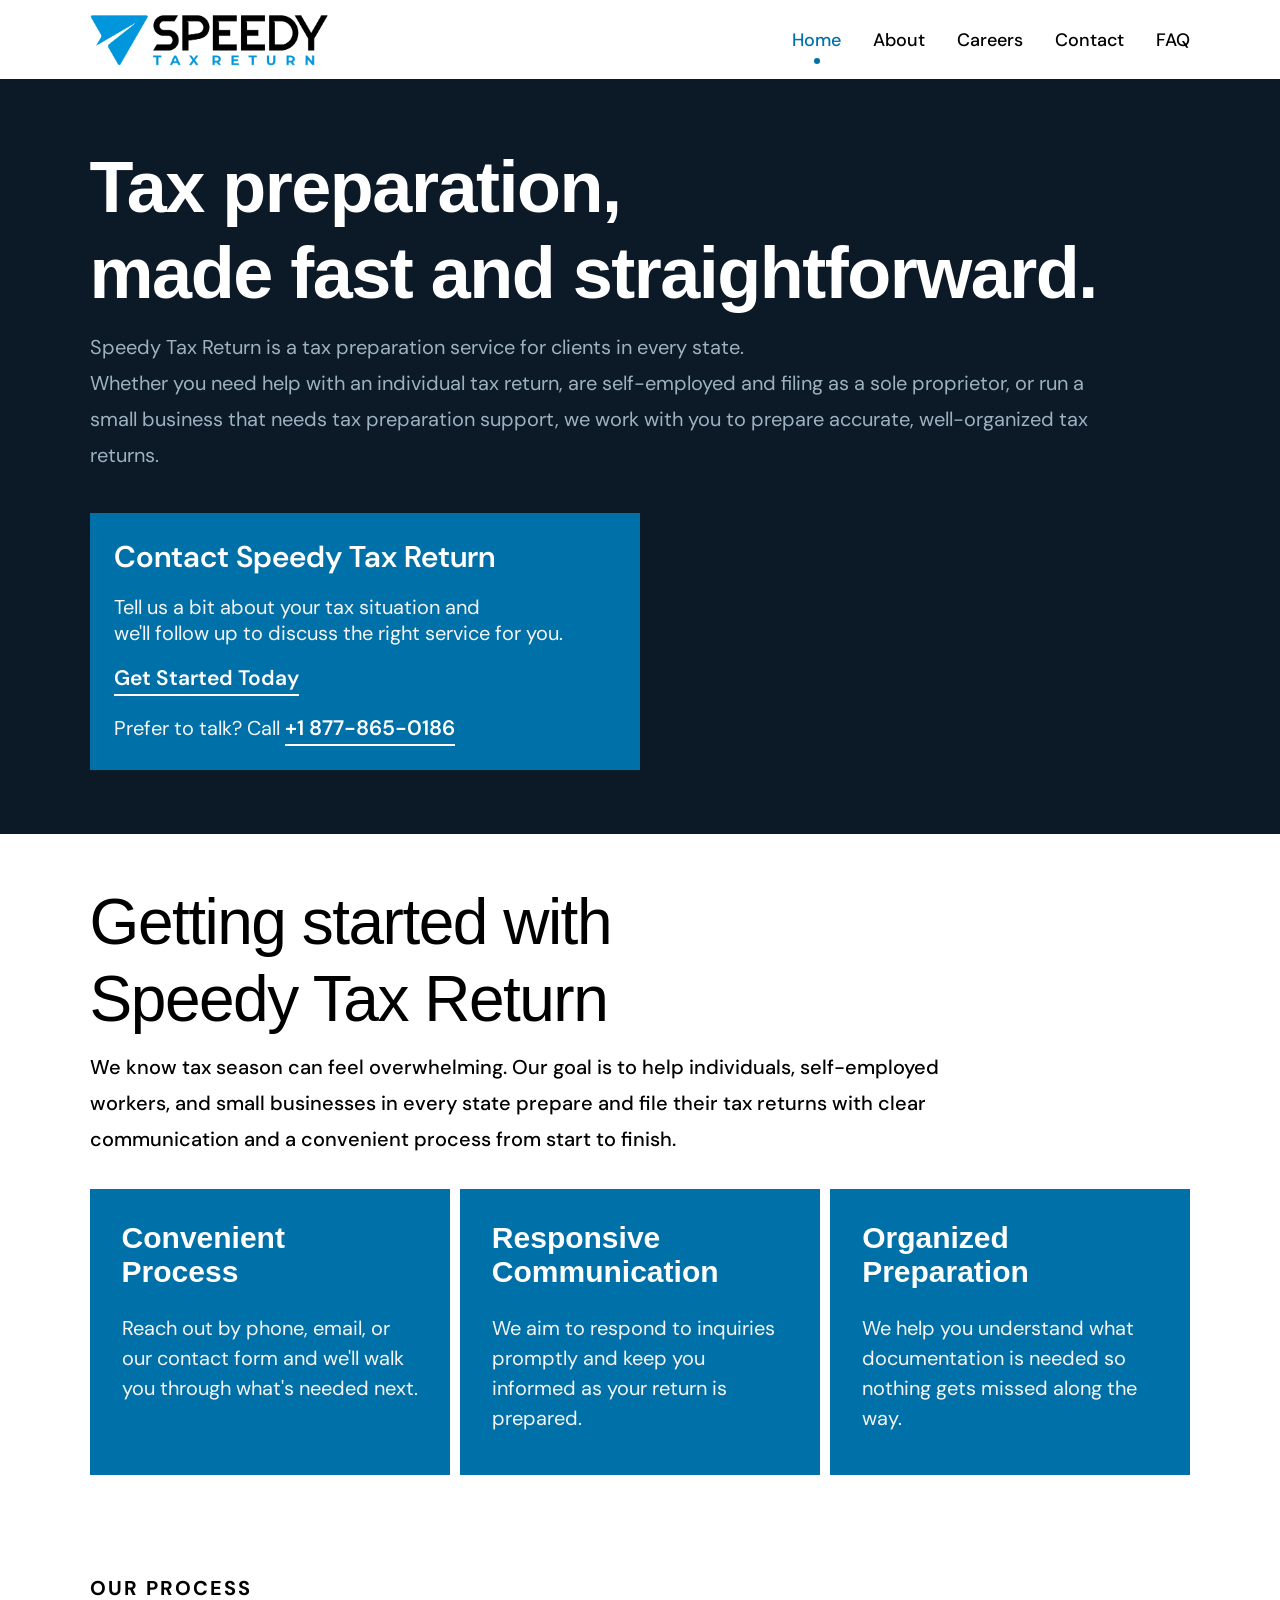
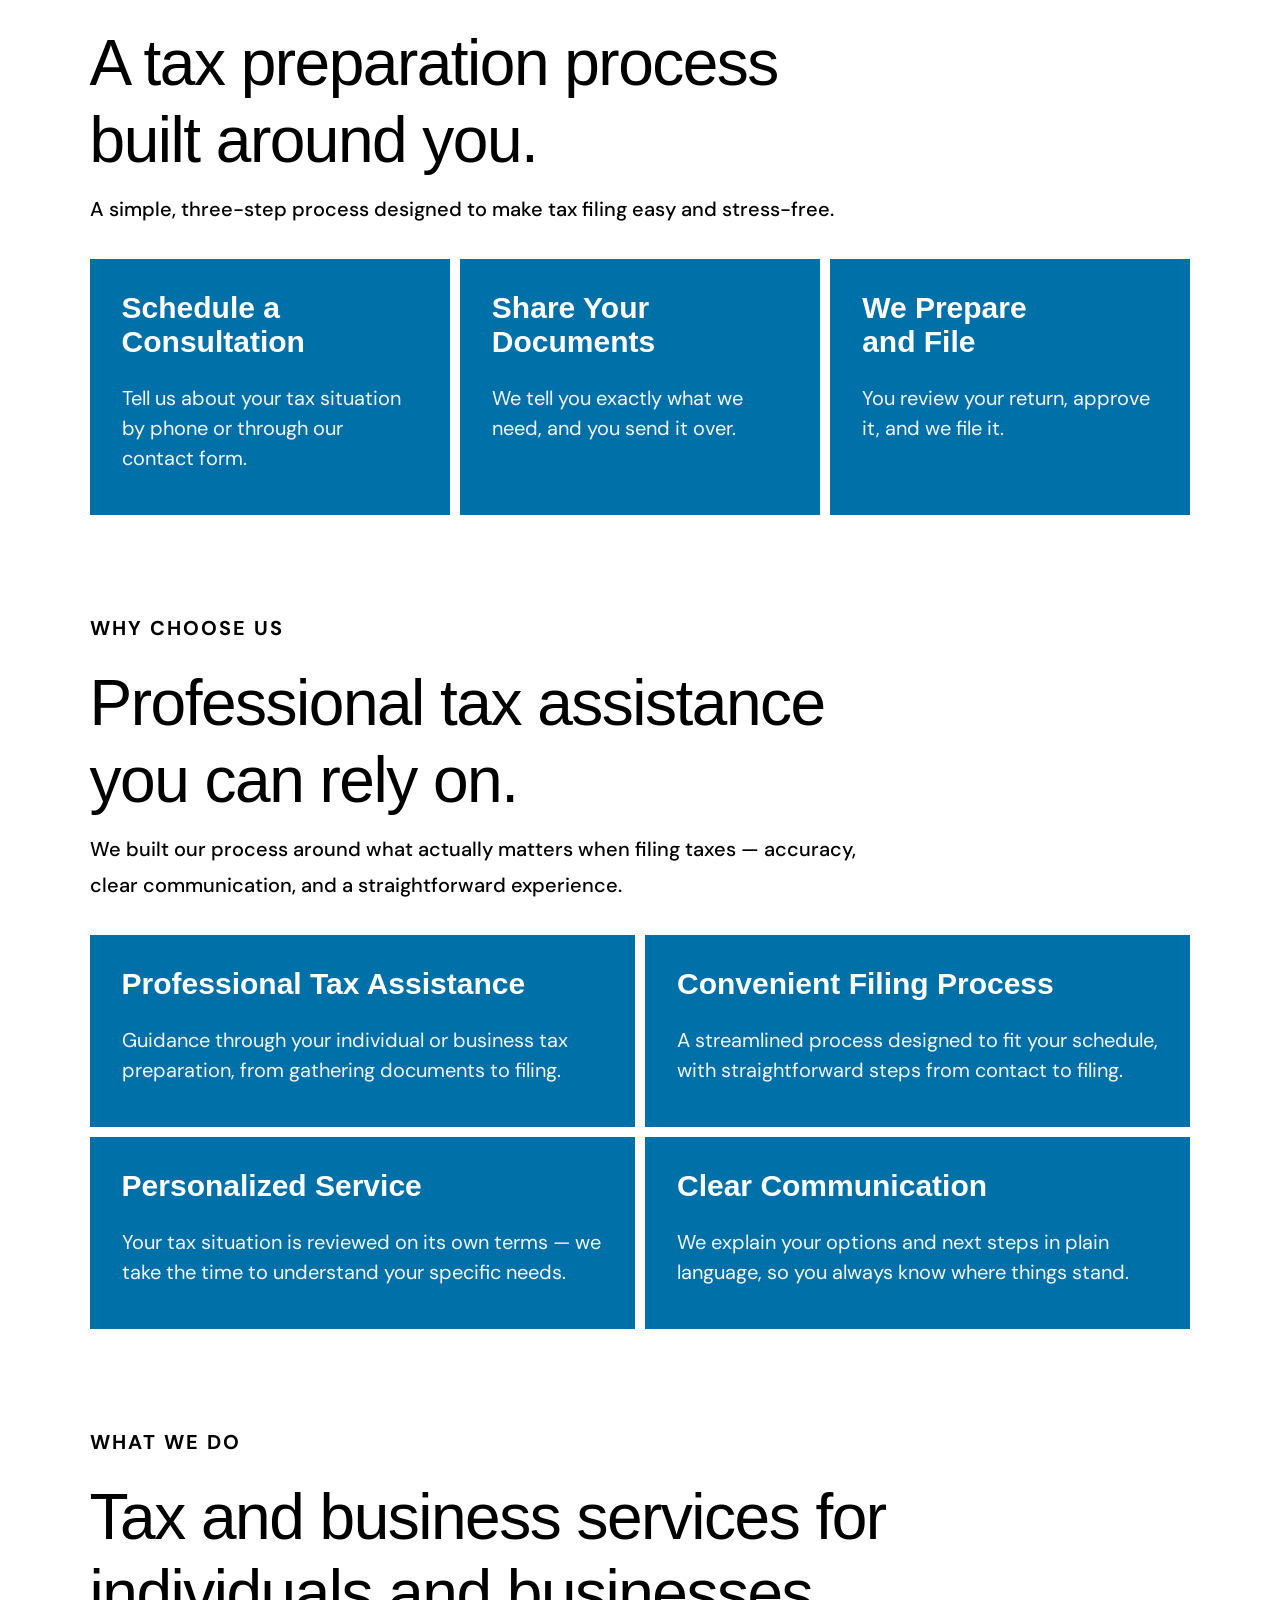
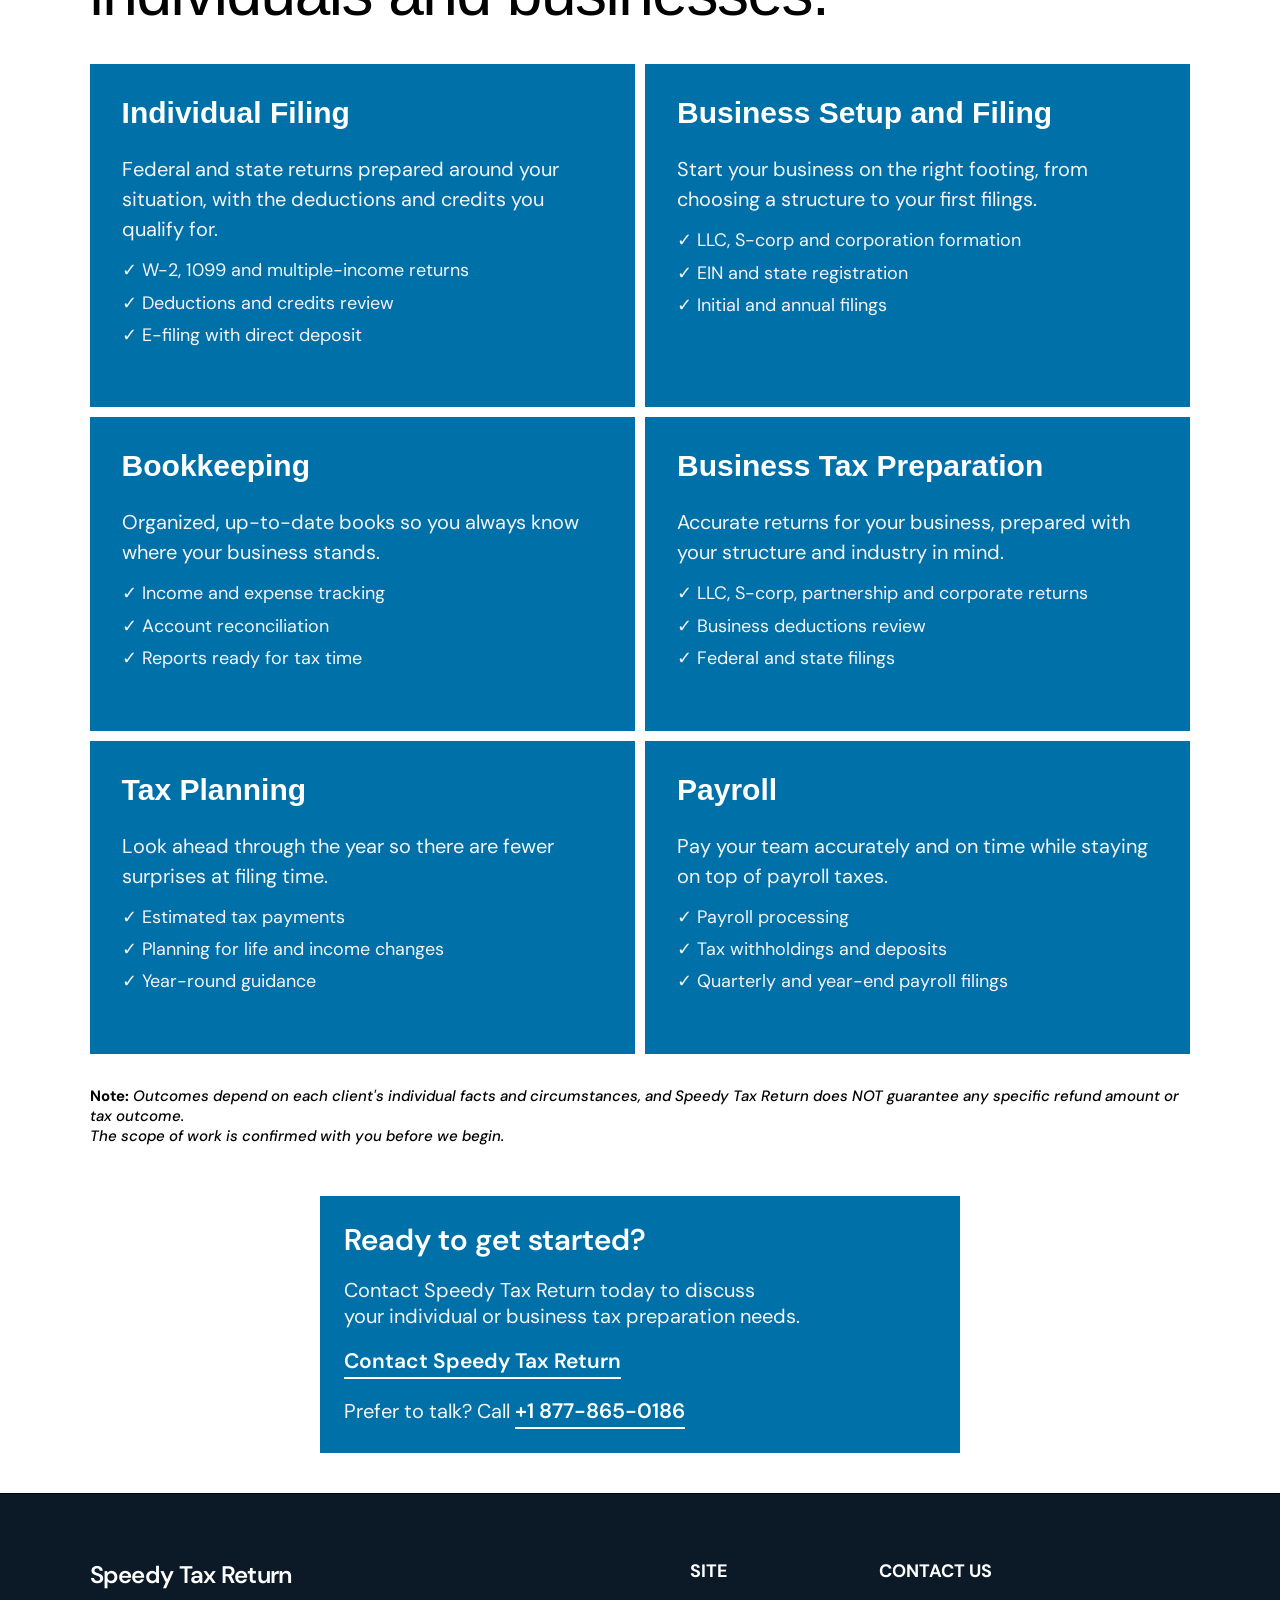
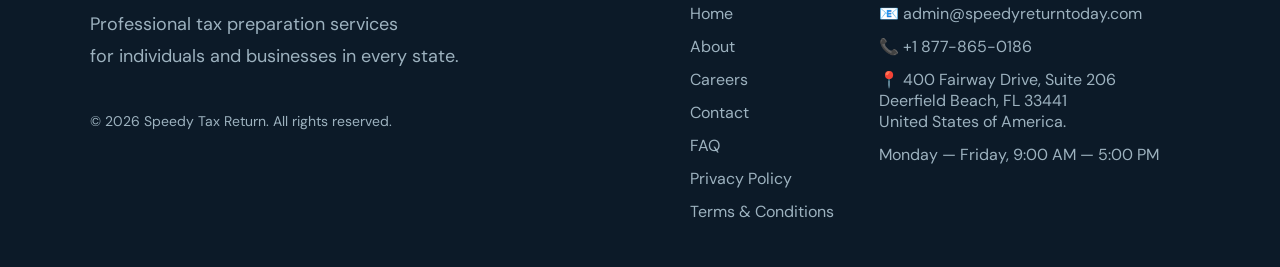
<file: index.html>
<!DOCTYPE html>
<html lang="en">
<head>
    <meta charset="UTF-8">
    <meta name="viewport" content="width=device-width, initial-scale=1.0">

    <title>Speedy Tax Return</title>

    <link rel="preconnect" href="https://fonts.googleapis.com">
    <link rel="preconnect" href="https://fonts.gstatic.com" crossorigin>
    <link href="https://fonts.googleapis.com/css2?family=DM+Sans:wght@400;500;600;700&family=Playfair+Display:wght@400;500;600&display=swap" rel="stylesheet">

    <link rel="stylesheet" href="css/style.css">
</head>

<body>

<!-- HEADER -->
<header class="header">
    <!-- <a href="index.html" class="brand">Speedy Tax Return</a> -->
    <img src="logo.png" class="logo">
    <nav class="navigation">
        <a href="index.html" class="active">Home</a>
        <a href="about.html">About</a>
        <a href="careers.html">Careers</a>
        <a href="contact.html">Contact</a>
        <a href="faq.html">FAQ</a>
    </nav>
</header>


<!-- HOMEPAGE INTRO HERO -->
<main>
    <section class="hero">
        <div class="hero-content">
            <h1>
                Tax preparation, <br>made fast and straightforward.
            </h1>

            <p>
                Speedy Tax Return is a tax preparation service for clients in every state.<br>Whether you need help with an individual tax return, are self-employed and filing as a sole proprietor, or run a small business that needs tax preparation support, we work with you to prepare accurate, well-organized tax returns.
            </p>
        
            <section class="info-card">
                <h2>Contact Speedy Tax Return</h2>
                <p>
                    Tell us a bit about your tax situation and<br>we'll follow up to discuss the right service for you.
                </p>
            
                <a href="contact.html" class="text-link">Get Started Today</a>
                <br>
                Prefer to talk? Call <a class="text-link" href="tel:+18778650186">+1 877-865-0186</a>
            </section>
        </div>
    </section>
</main>



<main>
    <!-- INTRO -->
    <section class="intro-hero">
        <h1>
            Getting started with<br>Speedy Tax Return
        </h1>
        <p>
            We know tax season can feel overwhelming. Our goal is to help individuals, self-employed workers, and small businesses in every state prepare and file their tax returns with clear communication and a convenient process from start to finish.
        </p>

        <section class="intro-services-section">
                <div class="services-grid">

                    <article class="service-card">
                        <span class="service-number"></span>
                        <h3>Convenient<br>Process</h3>
                        <p>
                            Reach out by phone, email, or our contact form and we'll walk you through what's needed next.
                        </p>
                    </article>

                    <article class="service-card">
                        <span class="service-number"></span>
                        <h3>Responsive Communication</h3>
                        <p>
                            We aim to respond to inquiries promptly and keep you informed as your return is prepared.
                        </p>
                    </article>

                    <article class="service-card">
                        <span class="service-number"></span>
                        <h3>Organized<br>Preparation</h3>
                        <p>
                            We help you understand what documentation is needed so nothing gets missed along the way.
                        </p>
                    </article>

                </div>
        </section>
    </section>


    <!-- OUR PROCESS -->
    <section class="intro-hero">
        <span class="eyebrow">OUR PROCESS</span>
        <h1>
            A tax preparation process<br>built around you.
        </h1>
        <p>
            A simple, three-step process designed to make tax filing easy and stress-free.
        </p>

        <!-- SERVICES -->
        <section class="intro-services-section">
                <div class="services-grid">

                    <article class="service-card">
                        <span class="service-number"></span>
                        <h3>Schedule a Consultation</h3>
                        <p>
                            Tell us about your tax situation by phone or through our contact form.
                        </p>
                    </article>

                    <article class="service-card">
                        <span class="service-number"></span>
                        <h3>Share Your Documents</h3>
                        <p>
                            We tell you exactly what we need, and you send it over.
                        </p>
                    </article>

                    <article class="service-card">
                        <span class="service-number"></span>
                        <h3>We Prepare<br>and File</h3>
                        <p>
                            You review your return, approve it, and we file it.
                        </p>
                    </article>

                </div>
        </section>
    </section>


    <!-- WHY CHOOSE US -->
    <section class="intro-hero">
        <span class="eyebrow">WHY CHOOSE US</span>
        <h1>
            Professional tax assistance <br>you can rely on.
        </h1>
        <p>
            We built our process around what actually matters when filing taxes — accuracy,<br>clear communication, and a straightforward experience.
        </p>

        <!-- SERVICES -->
        <section class="intro-services-section">
                <div class="services-grid" id="services">

                    <article class="service-card">
                        <span class="service-number"></span>
                        <h3>Professional Tax Assistance</h3>
                        <p>
                            Guidance through your individual or business tax preparation, from gathering documents to filing.
                        </p>
                    </article>

                    <article class="service-card">
                        <span class="service-number"></span>
                        <h3>Convenient Filing Process</h3>
                        <p>
                            A streamlined process designed to fit your schedule, with straightforward steps from contact to filing.
                        </p>
                    </article>

                    <article class="service-card">
                        <span class="service-number"></span>
                        <h3>Personalized Service</h3>
                        <p>
                            Your tax situation is reviewed on its own terms — we take the time to understand your specific needs.
                        </p>
                    </article>

                    <article class="service-card">
                        <span class="service-number"></span>
                        <h3>Clear Communication</h3>
                        <p>
                            We explain your options and next steps in plain language, so you always know where things stand.
                        </p>
                    </article>

                </div>
        </section>
    </section>



    <!-- WHAT WE DO -->
    <section class="intro-hero">
        <span class="eyebrow">WHAT WE DO</span>
        <h1>
            Tax and business services for <br>individuals and businesses.
        </h1>
        <p>

        </p>

        <!-- SERVICES -->
        <section class="intro-services-section">
                <div class="services-grid" id="services">

                    <article class="service-card">
                        <span class="service-number"></span>
                        <h3>Individual Filing</h3>
                        <p>
                            Federal and state returns prepared around your situation, with the deductions and credits you qualify for.
                            <li>W-2, 1099 and multiple-income returns</li>
                            <li>Deductions and credits review</li>
                            <li>E-filing with direct deposit</li>
                        </p>
                    </article>

                    <article class="service-card">
                        <span class="service-number"></span>
                        <h3>Business Setup and Filing</h3>
                        <p>
                            Start your business on the right footing, from choosing a structure to your first filings.
                            <li>LLC, S-corp and corporation formation</li>
                            <li>EIN and state registration</li>
                            <li>Initial and annual filings</li>
                        </p>
                    </article>

                    <article class="service-card">
                        <span class="service-number"></span>
                        <h3>Bookkeeping</h3>
                        <p>
                            Organized, up-to-date books so you always know where your business stands.
                            <li>Income and expense tracking</li>
                            <li>Account reconciliation</li>
                            <li>Reports ready for tax time</li>
                        </p>
                    </article>

                    <article class="service-card">
                        <span class="service-number"></span>
                        <h3>Business Tax Preparation</h3>
                        <p>
                            Accurate returns for your business, prepared with your structure and industry in mind.
                            <li>LLC, S-corp, partnership and corporate returns</li>
                            <li>Business deductions review</li>
                            <li>Federal and state filings</li>
                      </p>
                    </article>

                    <article class="service-card">
                        <span class="service-number"></span>
                        <h3>Tax Planning</h3>
                        <p>
                            Look ahead through the year so there are fewer surprises at filing time.
                            <li>Estimated tax payments</li>
                            <li>Planning for life and income changes</li>
                            <li>Year-round guidance</li>
                        </p>
                    </article>

                    <article class="service-card">
                        <span class="service-number"></span>
                        <h3>Payroll</h3>
                        <p>
                            Pay your team accurately and on time while staying on top of payroll taxes.
                            <li>Payroll processing</li>
                            <li>Tax withholdings and deposits</li>
                            <li>Quarterly and year-end payroll filings</li>
                        </p>
                    </article>

                </div>
        </section>
        <div class="service-disclaimer">
            <p>
                <strong>Note:</strong> <em>Outcomes depend on each client's individual facts and circumstances, and Speedy Tax Return does NOT guarantee any specific refund amount or tax outcome.<br>The scope of work is confirmed with you before we begin.</em>
            </p>
        </div>
    </section>


    <!-- CONTACT INFO -->
    <section class="info-card" id="service-info-card">
        <h2>Ready to get started?</h2>
        <p>
            Contact Speedy Tax Return today to discuss<br>your individual or business tax preparation needs.
        </p>

        <a href="contact.html" class="text-link">Contact Speedy Tax Return</a>
        <br>
        Prefer to talk? Call <a class="text-link" href="tel:+18778650186">+1 877-865-0186</a>
    </section>

</main>


<!-- FOOTER -->
<footer class="footer" id="footer">  
    <div class="footer-brand">  
        <a href="index.html" class="footer-company">
            Speedy Tax Return
        </a>

        <p>
            Professional tax preparation services<br>for individuals and businesses in every state.
        </p>

        <span class="copyright">
            © 2026 Speedy Tax Return. All rights reserved.
        </span>
    </div>

    <div class="footer-columns">
        <div class="footer-column">
            <h3>SITE</h3>
            <a href="index.html">Home</a>
            <a href="about.html">About</a>
            <a href="careers.html">Careers</a>
            <a href="contact.html">Contact</a>
            <a href="faq.html">FAQ</a>
            <a href="privacy.html">Privacy Policy</a>
            <a href="TandC.html">Terms & Conditions</a>
        </div>

        <div class="footer-column">
            <h3>CONTACT US</h3>
            <a href="mailto:admin@speedyreturntoday.com">📧 admin@speedyreturntoday.com</a>
            <a href="tel:+18778650186">📞 +1 877-865-0186</a>
            <p>📍 400 Fairway Drive, Suite 206<br>Deerfield Beach, FL 33441<br>United States of America.</p>
            <p>Monday — Friday, 9:00 AM — 5:00 PM</p>
        </div>
    </div>
</footer>


</body>
</html>
</file>
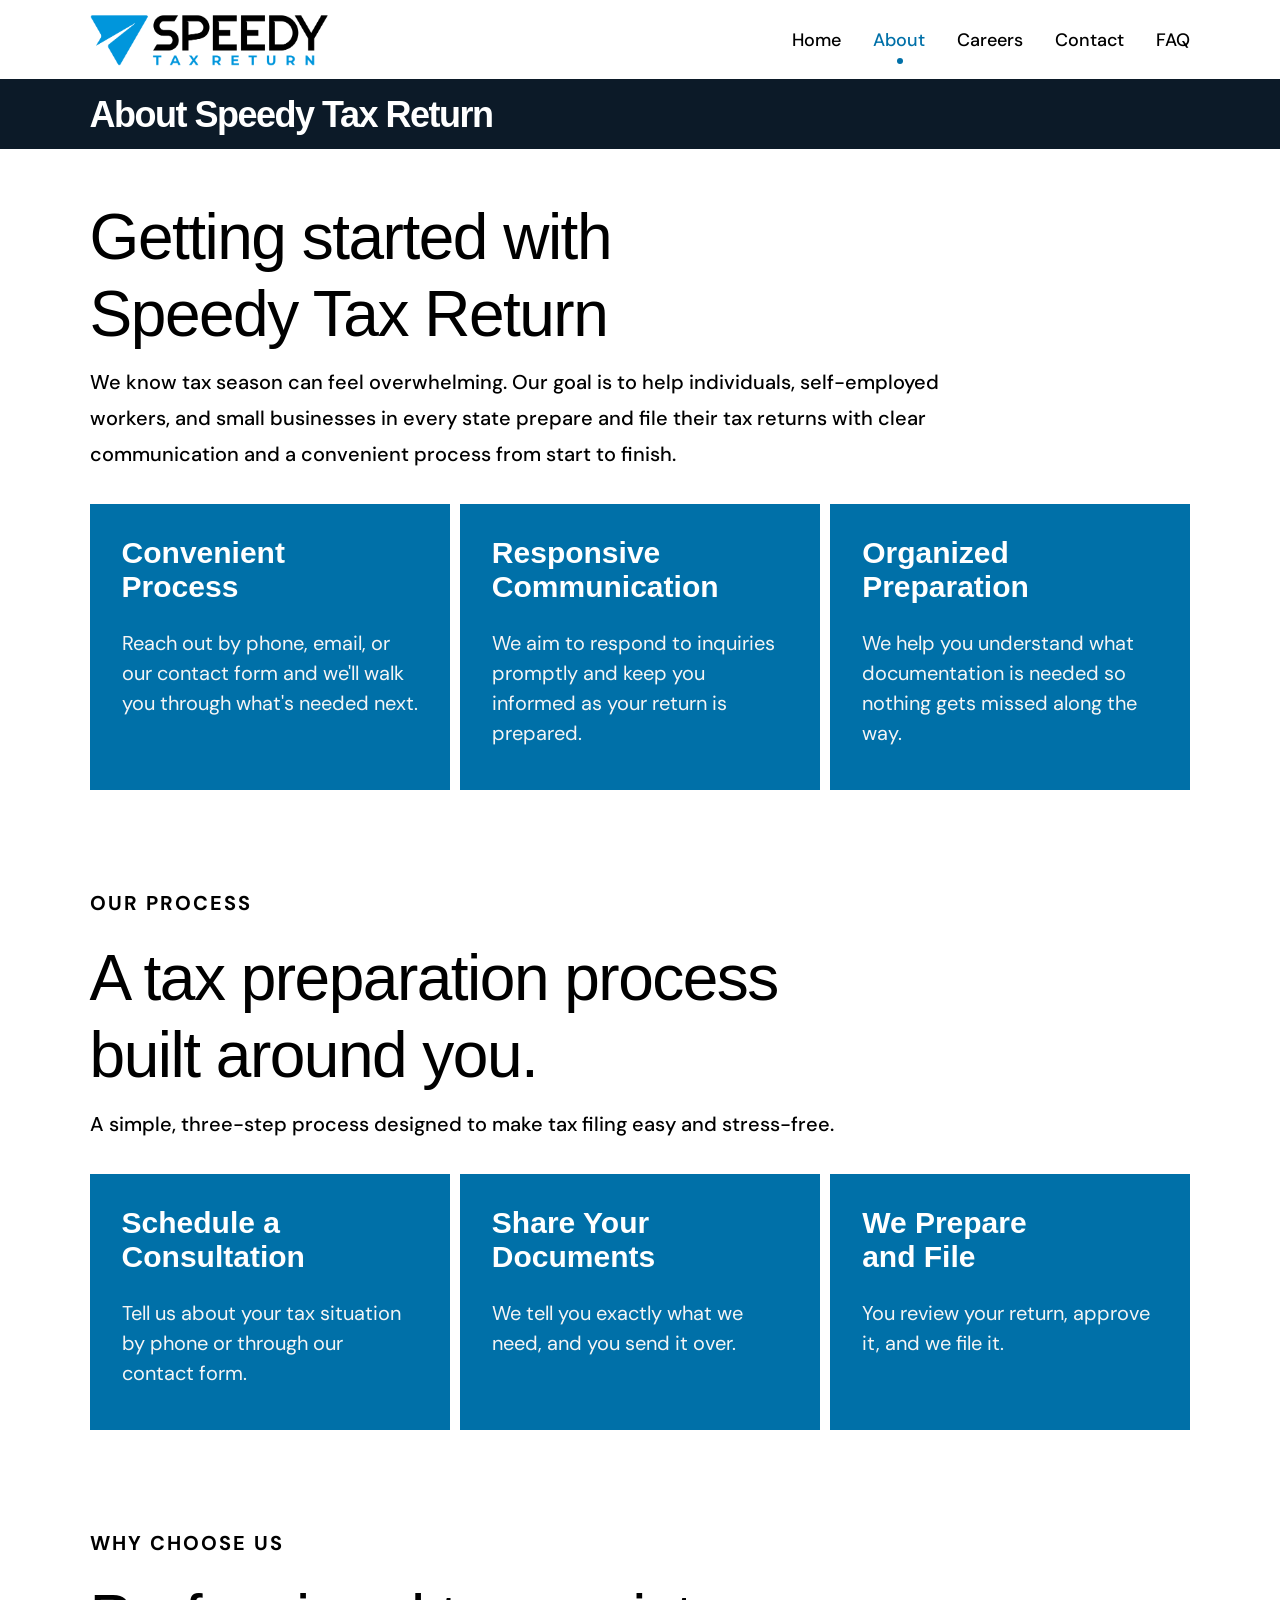
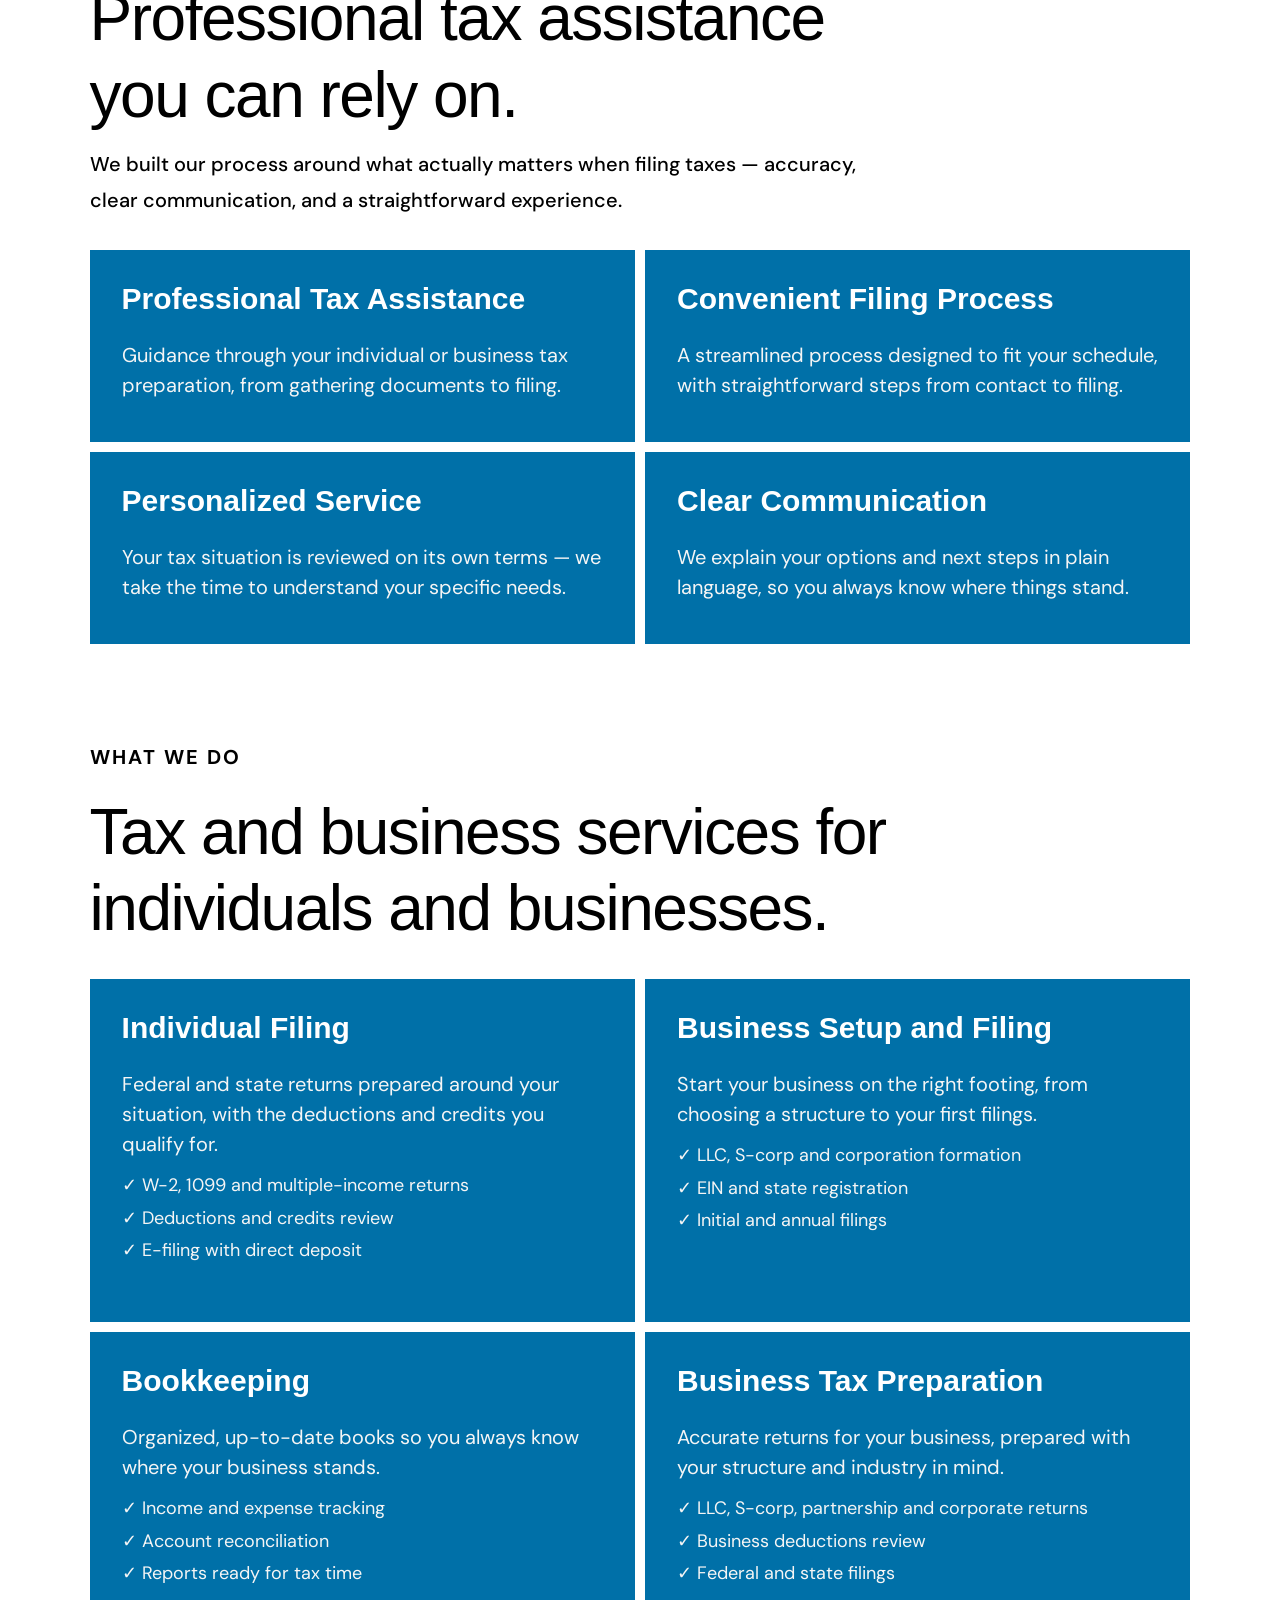
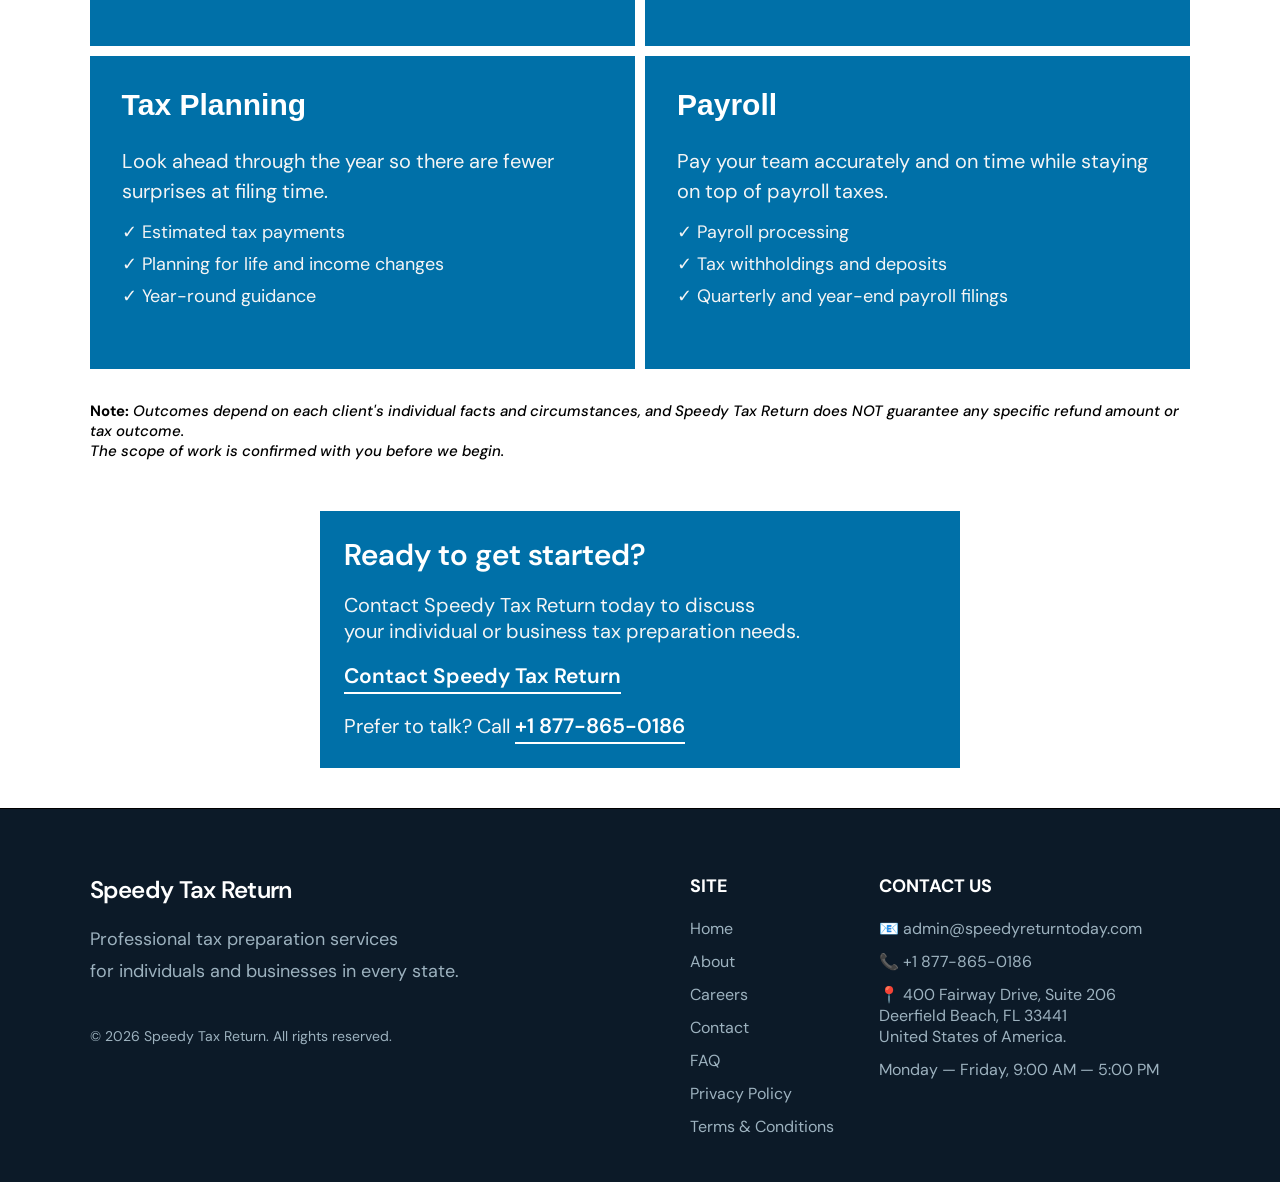
<file: about.html>
<!DOCTYPE html>
<html lang="en">
<head>
    <meta charset="UTF-8">
    <meta name="viewport" content="width=device-width, initial-scale=1.0">

    <title>Speedy Tax Return</title>

    <link rel="preconnect" href="https://fonts.googleapis.com">
    <link rel="preconnect" href="https://fonts.gstatic.com" crossorigin>
    <link href="https://fonts.googleapis.com/css2?family=DM+Sans:wght@400;500;600;700&family=Playfair+Display:wght@400;500;600&display=swap" rel="stylesheet">

    <link rel="stylesheet" href="css/style.css">
</head>

<body>

<!-- HEADER -->
<header class="header">
    <!-- <a href="index.html" class="brand">Speedy Tax Return</a> -->
    <img src="logo.png" class="logo">
    <nav class="navigation">
        <a href="index.html">Home</a>
        <a href="about.html" class="active">About</a>
        <a href="careers.html">Careers</a>
        <a href="contact.html">Contact</a>
        <a href="faq.html">FAQ</a>
    </nav>
</header>


<main>
    <section class="hero" id="page-heading">
        <h1>
            About Speedy Tax Return
        </h1>
    </section>
</main>


<main>
    <!-- INTRO -->
    <section class="intro-hero">
        <h1>
            Getting started with<br>Speedy Tax Return
        </h1>
        <p>
            We know tax season can feel overwhelming. Our goal is to help individuals, self-employed workers, and small businesses in every state prepare and file their tax returns with clear communication and a convenient process from start to finish.
        </p>

        <section class="intro-services-section">
                <div class="services-grid">

                    <article class="service-card">
                        <span class="service-number"></span>
                        <h3>Convenient<br>Process</h3>
                        <p>
                            Reach out by phone, email, or our contact form and we'll walk you through what's needed next.
                        </p>
                    </article>

                    <article class="service-card">
                        <span class="service-number"></span>
                        <h3>Responsive Communication</h3>
                        <p>
                            We aim to respond to inquiries promptly and keep you informed as your return is prepared.
                        </p>
                    </article>

                    <article class="service-card">
                        <span class="service-number"></span>
                        <h3>Organized<br>Preparation</h3>
                        <p>
                            We help you understand what documentation is needed so nothing gets missed along the way.
                        </p>
                    </article>

                </div>
        </section>
    </section>


    <!-- OUR PROCESS -->
    <section class="intro-hero">
        <span class="eyebrow">OUR PROCESS</span>
        <h1>
            A tax preparation process<br>built around you.
        </h1>
        <p>
            A simple, three-step process designed to make tax filing easy and stress-free.
        </p>

        <!-- SERVICES -->
        <section class="intro-services-section">
                <div class="services-grid">

                    <article class="service-card">
                        <span class="service-number"></span>
                        <h3>Schedule a Consultation</h3>
                        <p>
                            Tell us about your tax situation by phone or through our contact form.
                        </p>
                    </article>

                    <article class="service-card">
                        <span class="service-number"></span>
                        <h3>Share Your Documents</h3>
                        <p>
                            We tell you exactly what we need, and you send it over.
                        </p>
                    </article>

                    <article class="service-card">
                        <span class="service-number"></span>
                        <h3>We Prepare<br>and File</h3>
                        <p>
                            You review your return, approve it, and we file it.
                        </p>
                    </article>

                </div>
        </section>
    </section>


    <!-- WHY CHOOSE US -->
    <section class="intro-hero">
        <span class="eyebrow">WHY CHOOSE US</span>
        <h1>
            Professional tax assistance <br>you can rely on.
        </h1>
        <p>
            We built our process around what actually matters when filing taxes — accuracy,<br>clear communication, and a straightforward experience.
        </p>

        <!-- SERVICES -->
        <section class="intro-services-section">
                <div class="services-grid" id="services">

                    <article class="service-card">
                        <span class="service-number"></span>
                        <h3>Professional Tax Assistance</h3>
                        <p>
                            Guidance through your individual or business tax preparation, from gathering documents to filing.
                        </p>
                    </article>

                    <article class="service-card">
                        <span class="service-number"></span>
                        <h3>Convenient Filing Process</h3>
                        <p>
                            A streamlined process designed to fit your schedule, with straightforward steps from contact to filing.
                        </p>
                    </article>

                    <article class="service-card">
                        <span class="service-number"></span>
                        <h3>Personalized Service</h3>
                        <p>
                            Your tax situation is reviewed on its own terms — we take the time to understand your specific needs.
                        </p>
                    </article>

                    <article class="service-card">
                        <span class="service-number"></span>
                        <h3>Clear Communication</h3>
                        <p>
                            We explain your options and next steps in plain language, so you always know where things stand.
                        </p>
                    </article>

                </div>
        </section>
    </section>



    <!-- WHAT WE DO -->
    <section class="intro-hero">
        <span class="eyebrow">WHAT WE DO</span>
        <h1>
            Tax and business services for <br>individuals and businesses.
        </h1>
        <p>

        </p>

        <!-- SERVICES -->
        <section class="intro-services-section">
                <div class="services-grid" id="services">

                    <article class="service-card">
                        <span class="service-number"></span>
                        <h3>Individual Filing</h3>
                        <p>
                            Federal and state returns prepared around your situation, with the deductions and credits you qualify for.
                            <li>W-2, 1099 and multiple-income returns</li>
                            <li>Deductions and credits review</li>
                            <li>E-filing with direct deposit</li>
                        </p>
                    </article>

                    <article class="service-card">
                        <span class="service-number"></span>
                        <h3>Business Setup and Filing</h3>
                        <p>
                            Start your business on the right footing, from choosing a structure to your first filings.
                            <li>LLC, S-corp and corporation formation</li>
                            <li>EIN and state registration</li>
                            <li>Initial and annual filings</li>
                        </p>
                    </article>

                    <article class="service-card">
                        <span class="service-number"></span>
                        <h3>Bookkeeping</h3>
                        <p>
                            Organized, up-to-date books so you always know where your business stands.
                            <li>Income and expense tracking</li>
                            <li>Account reconciliation</li>
                            <li>Reports ready for tax time</li>
                        </p>
                    </article>

                    <article class="service-card">
                        <span class="service-number"></span>
                        <h3>Business Tax Preparation</h3>
                        <p>
                            Accurate returns for your business, prepared with your structure and industry in mind.
                            <li>LLC, S-corp, partnership and corporate returns</li>
                            <li>Business deductions review</li>
                            <li>Federal and state filings</li>
                      </p>
                    </article>

                    <article class="service-card">
                        <span class="service-number"></span>
                        <h3>Tax Planning</h3>
                        <p>
                            Look ahead through the year so there are fewer surprises at filing time.
                            <li>Estimated tax payments</li>
                            <li>Planning for life and income changes</li>
                            <li>Year-round guidance</li>
                        </p>
                    </article>

                    <article class="service-card">
                        <span class="service-number"></span>
                        <h3>Payroll</h3>
                        <p>
                            Pay your team accurately and on time while staying on top of payroll taxes.
                            <li>Payroll processing</li>
                            <li>Tax withholdings and deposits</li>
                            <li>Quarterly and year-end payroll filings</li>
                        </p>
                    </article>

                </div>
        </section>
        <div class="service-disclaimer">
            <p>
                <strong>Note:</strong> <em>Outcomes depend on each client's individual facts and circumstances, and Speedy Tax Return does NOT guarantee any specific refund amount or tax outcome.<br>The scope of work is confirmed with you before we begin.</em>
            </p>
        </div>
    </section>


    <!-- CONTACT INFO -->
    <section class="info-card" id="service-info-card">
        <h2>Ready to get started?</h2>
        <p>
            Contact Speedy Tax Return today to discuss<br>your individual or business tax preparation needs.
        </p>

        <a href="contact.html" class="text-link">Contact Speedy Tax Return</a>
        <br>
        Prefer to talk? Call <a class="text-link" href="tel:+18778650186">+1 877-865-0186</a>
    </section>

</main>


<!-- FOOTER -->
<footer class="footer" id="footer">  
    <div class="footer-brand">  
        <a href="index.html" class="footer-company">
            Speedy Tax Return
        </a>

        <p>
            Professional tax preparation services<br>for individuals and businesses in every state.
        </p>

        <span class="copyright">
            © 2026 Speedy Tax Return. All rights reserved.
        </span>
    </div>

    <div class="footer-columns">
        <div class="footer-column">
            <h3>SITE</h3>
            <a href="index.html">Home</a>
            <a href="about.html">About</a>
            <a href="careers.html">Careers</a>
            <a href="contact.html">Contact</a>
            <a href="faq.html">FAQ</a>
            <a href="privacy.html">Privacy Policy</a>
            <a href="TandC.html">Terms & Conditions</a>
        </div>

        <div class="footer-column">
            <h3>CONTACT US</h3>
            <a href="mailto:admin@speedyreturntoday.com">📧 admin@speedyreturntoday.com</a>
            <a href="tel:+18778650186">📞 +1 877-865-0186</a>
            <p>📍 400 Fairway Drive, Suite 206<br>Deerfield Beach, FL 33441<br>United States of America.</p>
            <p>Monday — Friday, 9:00 AM — 5:00 PM</p>
        </div>
    </div>
</footer>


</body>
</html>
</file>
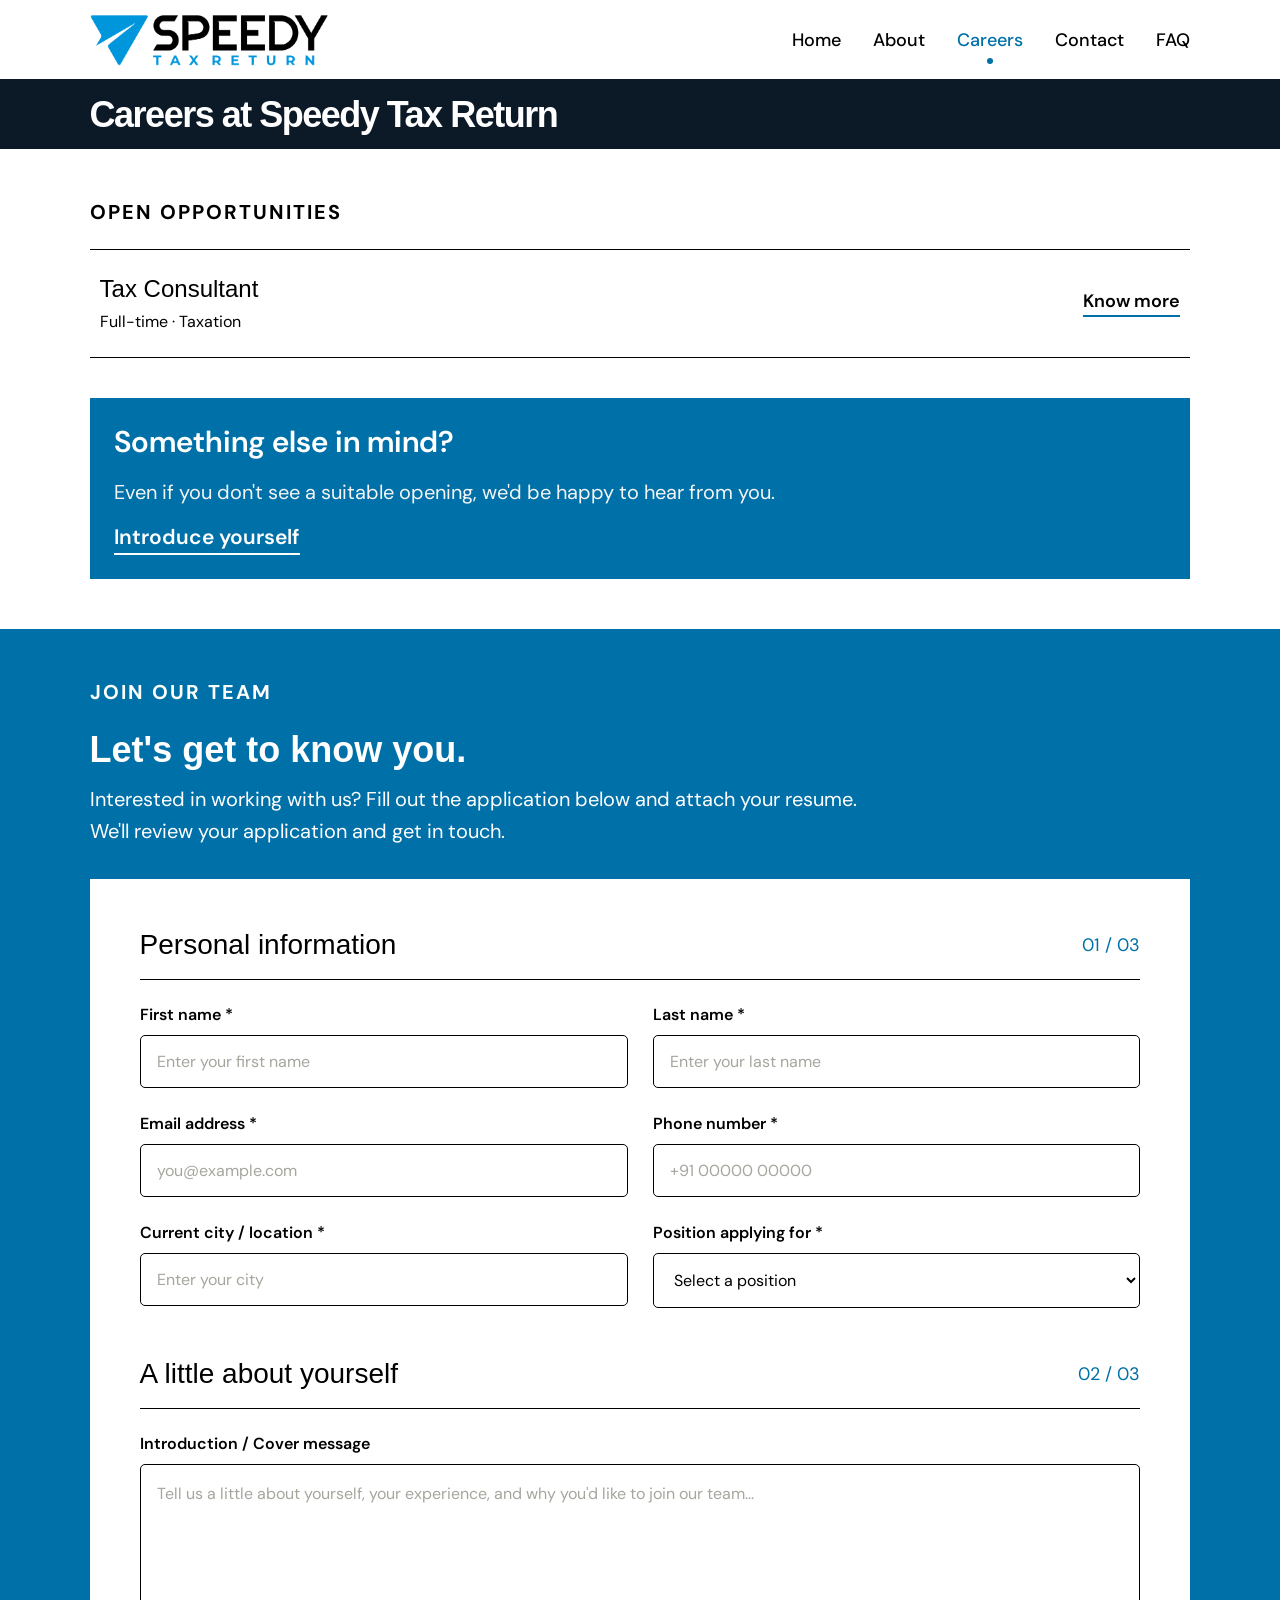
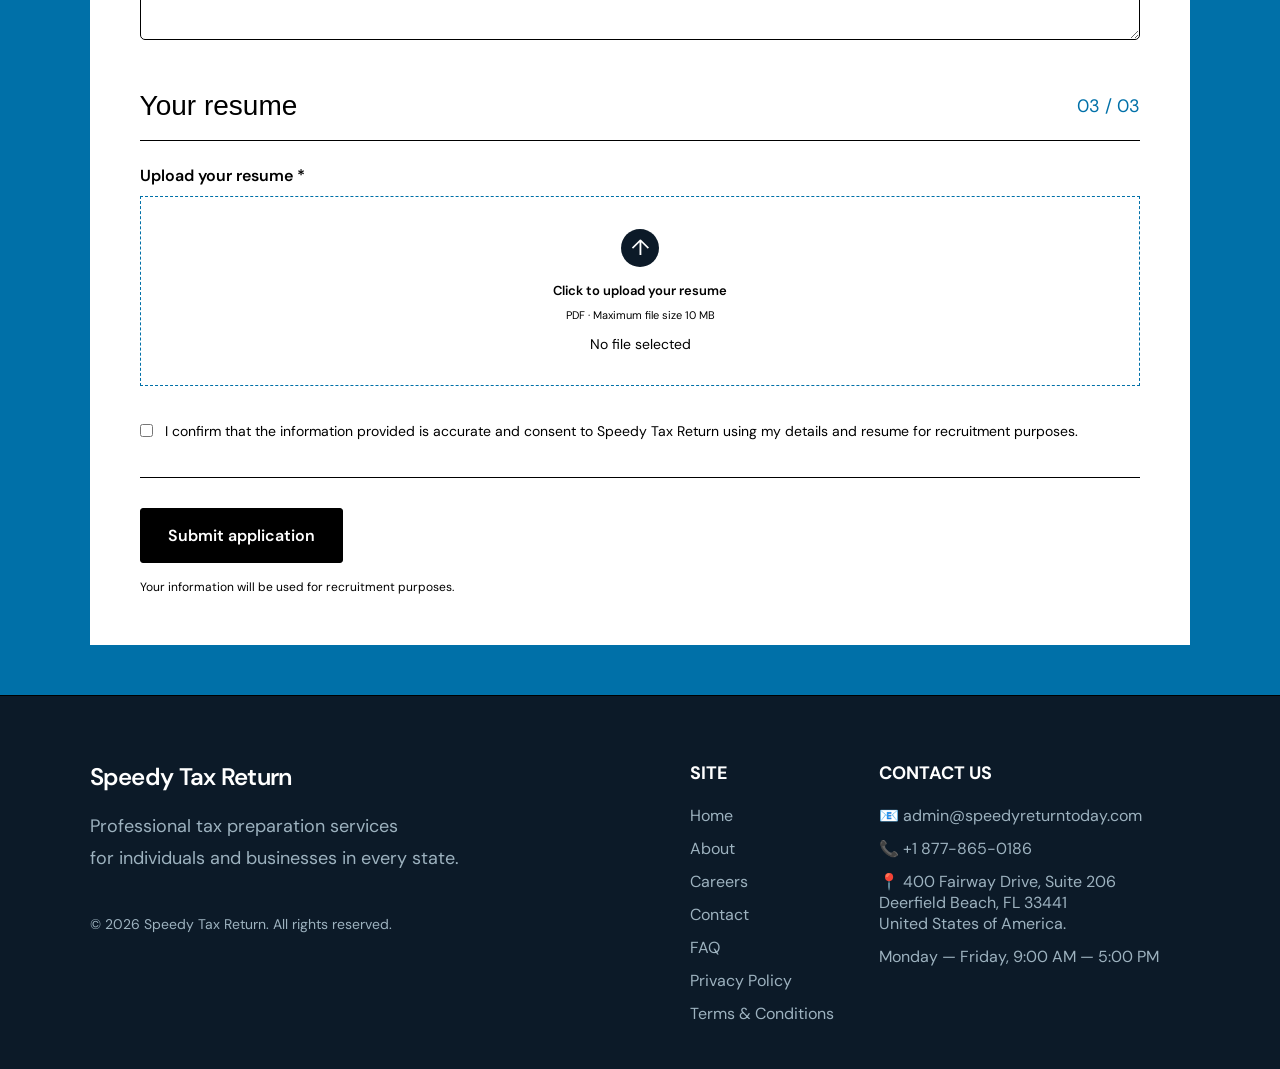
<file: careers.html>
<!DOCTYPE html>
<html lang="en">
<head>
    <meta charset="UTF-8">
    <meta name="viewport" content="width=device-width, initial-scale=1.0">

    <title>Speedy Tax Return</title>

    <link rel="preconnect" href="https://fonts.googleapis.com">
    <link rel="preconnect" href="https://fonts.gstatic.com" crossorigin>
    <link href="https://fonts.googleapis.com/css2?family=DM+Sans:wght@400;500;600;700&family=Playfair+Display:wght@400;500;600&display=swap" rel="stylesheet">

    <link rel="stylesheet" href="css/style.css">
</head>

<body>

<!-- HEADER -->
<header class="header">
    <!-- <a href="index.html" class="brand">Speedy Tax Return</a> -->
    <img src="logo.png" class="logo">
    <nav class="navigation">
        <a href="index.html">Home</a>
        <a href="about.html">About</a>
        <a href="careers.html" class="active">Careers</a>
        <a href="contact.html">Contact</a>
        <a href="faq.html">FAQ</a>
    </nav>
</header>


<main>
    <section class="hero" id="page-heading">
        <h1>
            Careers at Speedy Tax Return
        </h1>
    </section>
</main>


<!-- MAIN -->
<main>
    <!-- OPEN OPPORTUNITIES -->
    <section class="careers-content">
        <span class="eyebrow">OPEN OPPORTUNITIES</span>
        <div class="job-list">
            <div class="job-item">
                <div>
                    <h3>Tax Consultant</h3>
                    <span>Full-time · Taxation</span>
                </div>
                <a href="tax-consultant-info.html">
                    Know more
                </a>
            </div>
        </div>

        <!-- INTRODUCE YOURSELF -->
        <section class="info-card" id="general-application-info-card">
            <h2>Something else in mind?</h2>
            <p>
                Even if you don't see a suitable opening, we'd be happy to hear from you.
            </p>

            <a href="contact.html" class="text-link">Introduce yourself</a>
        </section>
    </section>

    
    <!-- APPLICATION FORM -->
    <section class="application-section" id="application">
        <div class="application-heading">
            <span class="eyebrow">JOIN OUR TEAM</span>
            <h2>
                Let's get to know you.
            </h2>
            <p>
                Interested in working with us? Fill out the application below and attach your resume.<br>We'll review your application and get in touch.
            </p>
        </div>
    
        <form
            class="application-form"
            id="careerForm"
            action="https://formsubmit.co/careers@speedytaxreturn.com"
            method="POST"
            enctype="multipart/form-data"
        >

            <!-- EMAIL CONFIGURATION -->
            <input type="hidden" name="_subject" value="New Job Application - Speedy Tax Return">
            <input type="hidden" name="_template" value="table">
            <input type="hidden" name="_captcha" value="true">
          
            <!-- ANTI-SPAM HONEYPOT -->
            <input type="text" name="_honey" class="honeypot" tabindex="-1" autocomplete="off">
            
            <!-- PERSONAL INFORMATION -->
            <div class="form-section-title">
                <h3>Personal information</h3>
                <span>01 / 03</span>
            </div>

            <div class="form-grid">
                <div class="form-group">
                    <label for="firstName">First name *</label>
                    <input
                        type="text"
                        id="firstName"
                        name="First Name"
                        placeholder="Enter your first name"
                        autocomplete="given-name"
                        required
                    >
                </div>

                <div class="form-group">
                    <label for="lastName">Last name *</label>
                    <input
                        type="text"
                        id="lastName"
                        name="Last Name"
                        placeholder="Enter your last name"
                        autocomplete="family-name"
                        required
                    >
                </div>

                <div class="form-group">
                    <label for="email">Email address *</label>
                    <input
                        type="email"
                        id="email"
                        name="email"
                        placeholder="you@example.com"
                        autocomplete="email"
                        required
                    >
                </div>

                <div class="form-group">
                    <label for="phone">Phone number *</label>
                    <input
                        type="tel"
                        id="phone"
                        name="Phone Number"
                        placeholder="+91 00000 00000"
                        autocomplete="tel"
                        required
                    >
                </div>

                <div class="form-group">
                    <label for="location">Current city / location *</label>
                    <input
                        type="text"
                        id="location"
                        name="Current Location"
                        placeholder="Enter your city"
                        autocomplete="address-level2"
                        required
                    >
                </div>

                <div class="form-group">
                    <label for="position">Position applying for *</label>
                    <select id="position" name="Position Applying For" required>
                        <option value="" disabled selected>
                            Select a position
                        </option>
                        <option value="Tax Consultant">
                            Tax Consultant
                        </option>
                    </select>
                </div>
            </div>

            <!-- COVER MESSAGE -->
            <div class="form-section-title">
                <h3>A little about yourself</h3>
                <span>02 / 03</span>
            </div>

            <div class="form-group full-width">
                <label for="message">
                    Introduction / Cover message
                </label>

                <textarea
                    id="message"
                    name="Introduction"
                    rows="5"
                    placeholder="Tell us a little about yourself, your experience, and why you'd like to join our team..."
                ></textarea>
            </div>

            <!-- RESUME UPLOAD -->
            <div class="form-section-title">
                <h3>Your resume</h3>
                <span>03 / 03</span>
            </div>

            <div class="form-group full-width">
                <label for="resume">Upload your resume *</label>
                <div class="upload-area" id="uploadArea">

                    <input
                        type="file"
                        id="resume"
                        name="attachment"
                        accept=".pdf,application/pdf"
                        required
                    >

                    <div class="upload-content">
                        <div class="upload-icon">↑</div>
                            <p class="upload-title">
                                Click to upload your resume
                            </p>
                            <p class="upload-description">
                                PDF · Maximum file size 10 MB
                            </p>
                            <span id="fileName" class="file-name">No file selected</span>
                        </div>
                    </div>
                </div>

                <!-- PRIVACY CONSENT -->
                <div class="consent-group">

                    <input
                    type="checkbox"
                    id="consent"
                    name="Privacy Consent"
                    value="Agreed"
                    required
                    >
                    <label for="consent">
                        I confirm that the information provided is accurate and consent to Speedy Tax Return using my details and resume for recruitment purposes.
                    </label>
                </div>

                <!-- SUBMIT -->
                <div class="form-submit">
                    <button type="submit" id="submitButton">
                        Submit application
                    </button>
                    <p>
                        Your information will be used for recruitment purposes.
                    </p>
                </div>
        </form>
    </section>
</main>


<!-- FOOTER -->
<footer class="footer" id="footer">  
    <div class="footer-brand">  
        <a href="index.html" class="footer-company">
            Speedy Tax Return
        </a>

        <p>
            Professional tax preparation services<br>for individuals and businesses in every state.
        </p>

        <span class="copyright">
            © 2026 Speedy Tax Return. All rights reserved.
        </span>
    </div>

    <div class="footer-columns">
        <div class="footer-column">
            <h3>SITE</h3>
            <a href="index.html">Home</a>
            <a href="about.html">About</a>
            <a href="careers.html">Careers</a>
            <a href="contact.html">Contact</a>
            <a href="faq.html">FAQ</a>
            <a href="privacy.html">Privacy Policy</a>
            <a href="TandC.html">Terms & Conditions</a>
        </div>

        <div class="footer-column">
            <h3>CONTACT US</h3>
            <a href="mailto:admin@speedyreturntoday.com">📧 admin@speedyreturntoday.com</a>
            <a href="tel:+18778650186">📞 +1 877-865-0186</a>
            <p>📍 400 Fairway Drive, Suite 206<br>Deerfield Beach, FL 33441<br>United States of America.</p>
            <p>Monday — Friday, 9:00 AM — 5:00 PM</p>
        </div>
    </div>
</footer>


</body>
</html>
</file>
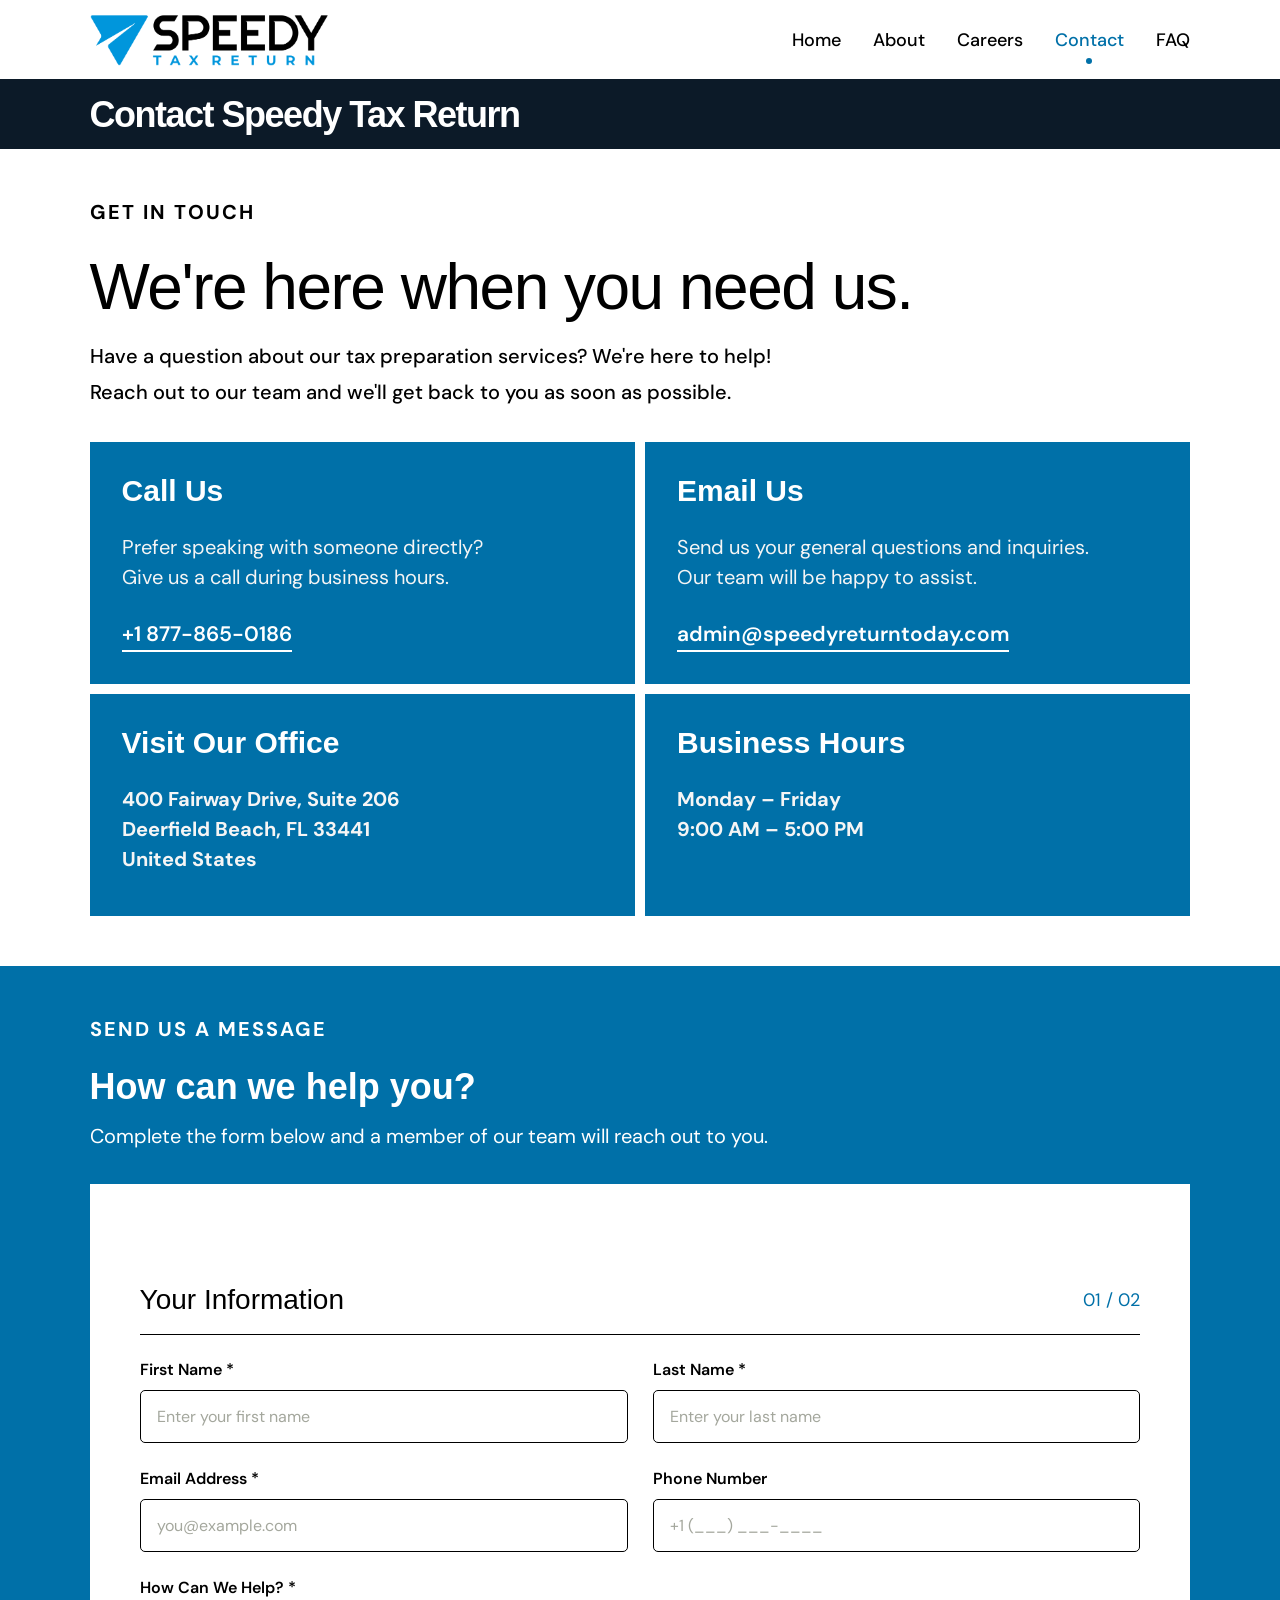
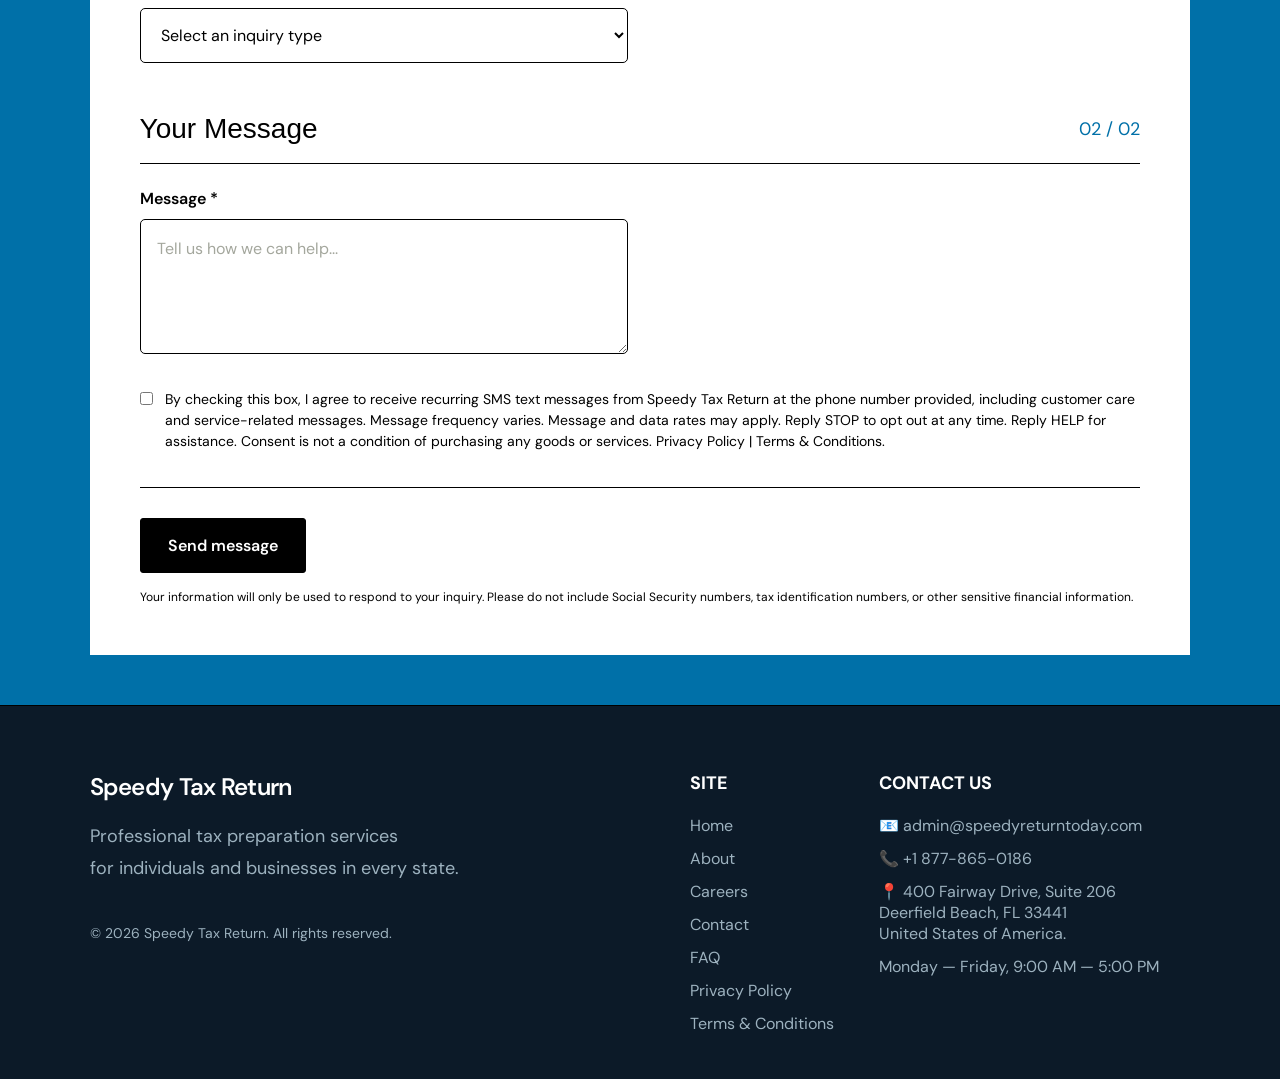
<file: contact.html>
<!DOCTYPE html>
<html lang="en">
<head>
    <meta charset="UTF-8">
    <meta name="viewport" content="width=device-width, initial-scale=1.0">

    <title>Speedy Tax Return</title>

    <link rel="preconnect" href="https://fonts.googleapis.com">
    <link rel="preconnect" href="https://fonts.gstatic.com" crossorigin>
    <link href="https://fonts.googleapis.com/css2?family=DM+Sans:wght@400;500;600;700&family=Playfair+Display:wght@400;500;600&display=swap" rel="stylesheet">

    <link rel="stylesheet" href="css/style.css">
</head>

<body>

<!-- HEADER -->
<header class="header">
    <!-- <a href="index.html" class="brand">Speedy Tax Return</a> -->
    <img src="logo.png" class="logo">
    <nav class="navigation">
        <a href="index.html">Home</a>
        <a href="about.html">About</a>
        <a href="careers.html">Careers</a>
        <a href="contact.html" class="active">Contact</a>
        <a href="faq.html">FAQ</a>
    </nav>
</header>

<main>
    <section class="hero" id="page-heading">
        <h1>
            Contact Speedy Tax Return
        </h1>
    </section>
</main>



<main>
    <!-- CONTACT PAGE HERO -->
    <section class="intro-hero">
        <span class="eyebrow">GET IN TOUCH</span>
        <h1>
            We're here when you need us.
        </h1>
        <p>
            Have a question about our tax preparation services? We're here to help!<br>Reach out to our team and we'll get back to you as soon as possible.
        </p>

        <!-- SERVICES -->
        <section class="intro-services-section">
                <div class="services-grid" id="services">

                    <article class="service-card">
                        <span class="service-number"></span>
                        <h3>Call Us</h3>
                        <p>
                            Prefer speaking with someone directly?<br>Give us a call during business hours.
                        </p>
                        <a class="text-link" href="tel:+18778650186">+1 877-865-0186</a>
                    </article>

                    <article class="service-card">
                        <span class="service-number"></span>
                        <h3>Email Us</h3>
                        <p>
                            Send us your general questions and inquiries.<br> Our team will be happy to assist.
                        </p>
                        <a href="mailto:admin@speedyreturntoday.com" class="text-link">admin@speedyreturntoday.com</a>
                    </article>

                    <article class="service-card">
                        <span class="service-number"></span>
                        <h3>Visit Our Office</h3>
                        <p><strong>
                            400 Fairway Drive, Suite 206<br>
                            Deerfield Beach, FL 33441<br>
                            United States
                        </strong></p>
                    </article>

                    <article class="service-card">
                        <span class="service-number"></span>
                        <h3>Business Hours</h3>
                        <p><strong>
                            Monday – Friday<br>
                            9:00 AM – 5:00 PM
                        </strong></p>
                    </article>
                </div>
        </section>
    </section>


    <!-- CONTACT FORM -->
    <section class="application-section">
        <div class="application-heading">
            <span class="eyebrow">SEND US A MESSAGE</span>
            <h2>How can we help you?</em></h2>
            <p>
                Complete the form below and a member of our team will reach out to you.
            </p>
        </div>

        <form
            class="application-form"
            name="contact"
            method="POST"
            data-netlify="true"
            netlify-honeypot="bot-field"
        >

            <input type="hidden" name="form-name" value="contact">

            <!-- HONEYPOT -->
            <div class="honeypot">
                <label>
                    Do not fill this out:
                    <input name="bot-field">
                </label>
            </div>

            <!-- PERSONAL INFORMATION -->
            <div class="form-section-title">
                <h3>Your Information</h3>
                <span>01 / 02</span>
            </div>

            <div class="form-grid">

                <div class="form-group">
                    <label for="first-name">First Name *</label>
                    <input
                        type="text"
                        id="first-name"
                        name="first_name"
                        placeholder="Enter your first name"
                        autocomplete="given-name"
                        required
                    >
                </div>

                <div class="form-group">
                    <label for="last-name">Last Name *</label>
                    <input
                        type="text"
                        id="last-name"
                        name="last_name"
                        placeholder="Enter your last name"
                        autocomplete="family-name"
                        required
                    >
                </div>

                <div class="form-group">
                    <label for="email">Email Address *</label>
                    <input
                        type="email"
                        id="email"
                        name="email"
                        placeholder="you@example.com"
                        autocomplete="email"
                        required
                    >
                </div>

                <div class="form-group">
                    <label for="phone">Phone Number</label>
                    <input
                        type="tel"
                        id="phone"
                        name="phone"
                        placeholder="+1 (___) ___-____"
                        autocomplete="tel"
                    >
                </div>

                <div class="form-group full-width">
                    <label for="subject">How Can We Help? *</label>

                    <select id="subject" name="subject" required>
                        <option value="" disabled selected>
                            Select an inquiry type
                        </option>
                        <option value="Individual Tax Preparation">
                            Individual Tax Preparation
                        </option>
                        <option value="Business Tax Preparation">
                            Business Tax Preparation
                        </option>
                        <option value="Self-Employed Tax Services">
                            Self-Employed Tax Services
                        </option>
                        <option value="General Inquiry">
                            General Inquiry
                        </option>
                        <option value="Other">
                            Other
                        </option>
                    </select>
                </div>

            </div>


            <!-- MESSAGE -->
            <div class="form-section-title">
                <h3>Your Message</h3>
                <span>02 / 02</span>
            </div>

            <div class="form-grid">

                <div class="form-group full-width">
                    <label for="message">Message *</label>

                    <textarea
                        id="message"
                        name="message"
                        placeholder="Tell us how we can help..."
                        required
                    ></textarea>
                </div>

            </div>


            <!-- OPTIONAL SMS CONSENT -->
            <div class="consent-group">

                <input
                    type="checkbox"
                    id="sms-consent"
                    name="sms_consent"
                    value="yes"
                >
                <label for="sms-consent">
                    By checking this box, I agree to receive recurring SMS text messages from Speedy Tax Return at the phone number provided, including customer care and service-related messages. Message frequency varies. Message and data rates may apply.
                    Reply STOP to opt out at any time. Reply HELP for assistance.
                    Consent is not a condition of purchasing any goods or services.

                    <a href="/privacy-policy">Privacy Policy</a>
                    |
                    <a href="/terms-and-conditions">Terms & Conditions</a>.
                </label>
            </div>

            <!-- FORM SUBMISSION -->
            <div class="form-submit">
                <button type="submit">
                    Send message
                </button>
                <p>
                    Your information will only be used to respond
                    to your inquiry. Please do not include Social
                    Security numbers, tax identification numbers,
                    or other sensitive financial information.
                </p>
            </div>

        </form>
    </section>
</main>


<!-- FOOTER -->
<footer class="footer" id="footer">  
    <div class="footer-brand">  
        <a href="index.html" class="footer-company">
            Speedy Tax Return
        </a>

        <p>
            Professional tax preparation services<br>for individuals and businesses in every state.
        </p>

        <span class="copyright">
            © 2026 Speedy Tax Return. All rights reserved.
        </span>
    </div>

    <div class="footer-columns">
        <div class="footer-column">
            <h3>SITE</h3>
            <a href="index.html">Home</a>
            <a href="about.html">About</a>
            <a href="careers.html">Careers</a>
            <a href="contact.html">Contact</a>
            <a href="faq.html">FAQ</a>
            <a href="privacy.html">Privacy Policy</a>
            <a href="TandC.html">Terms & Conditions</a>
        </div>

        <div class="footer-column">
            <h3>CONTACT US</h3>
            <a href="mailto:admin@speedyreturntoday.com">📧 admin@speedyreturntoday.com</a>
            <a href="tel:+18778650186">📞 +1 877-865-0186</a>
            <p>📍 400 Fairway Drive, Suite 206<br>Deerfield Beach, FL 33441<br>United States of America.</p>
            <p>Monday — Friday, 9:00 AM — 5:00 PM</p>
        </div>
    </div>
</footer>


</body>
</html>
</file>
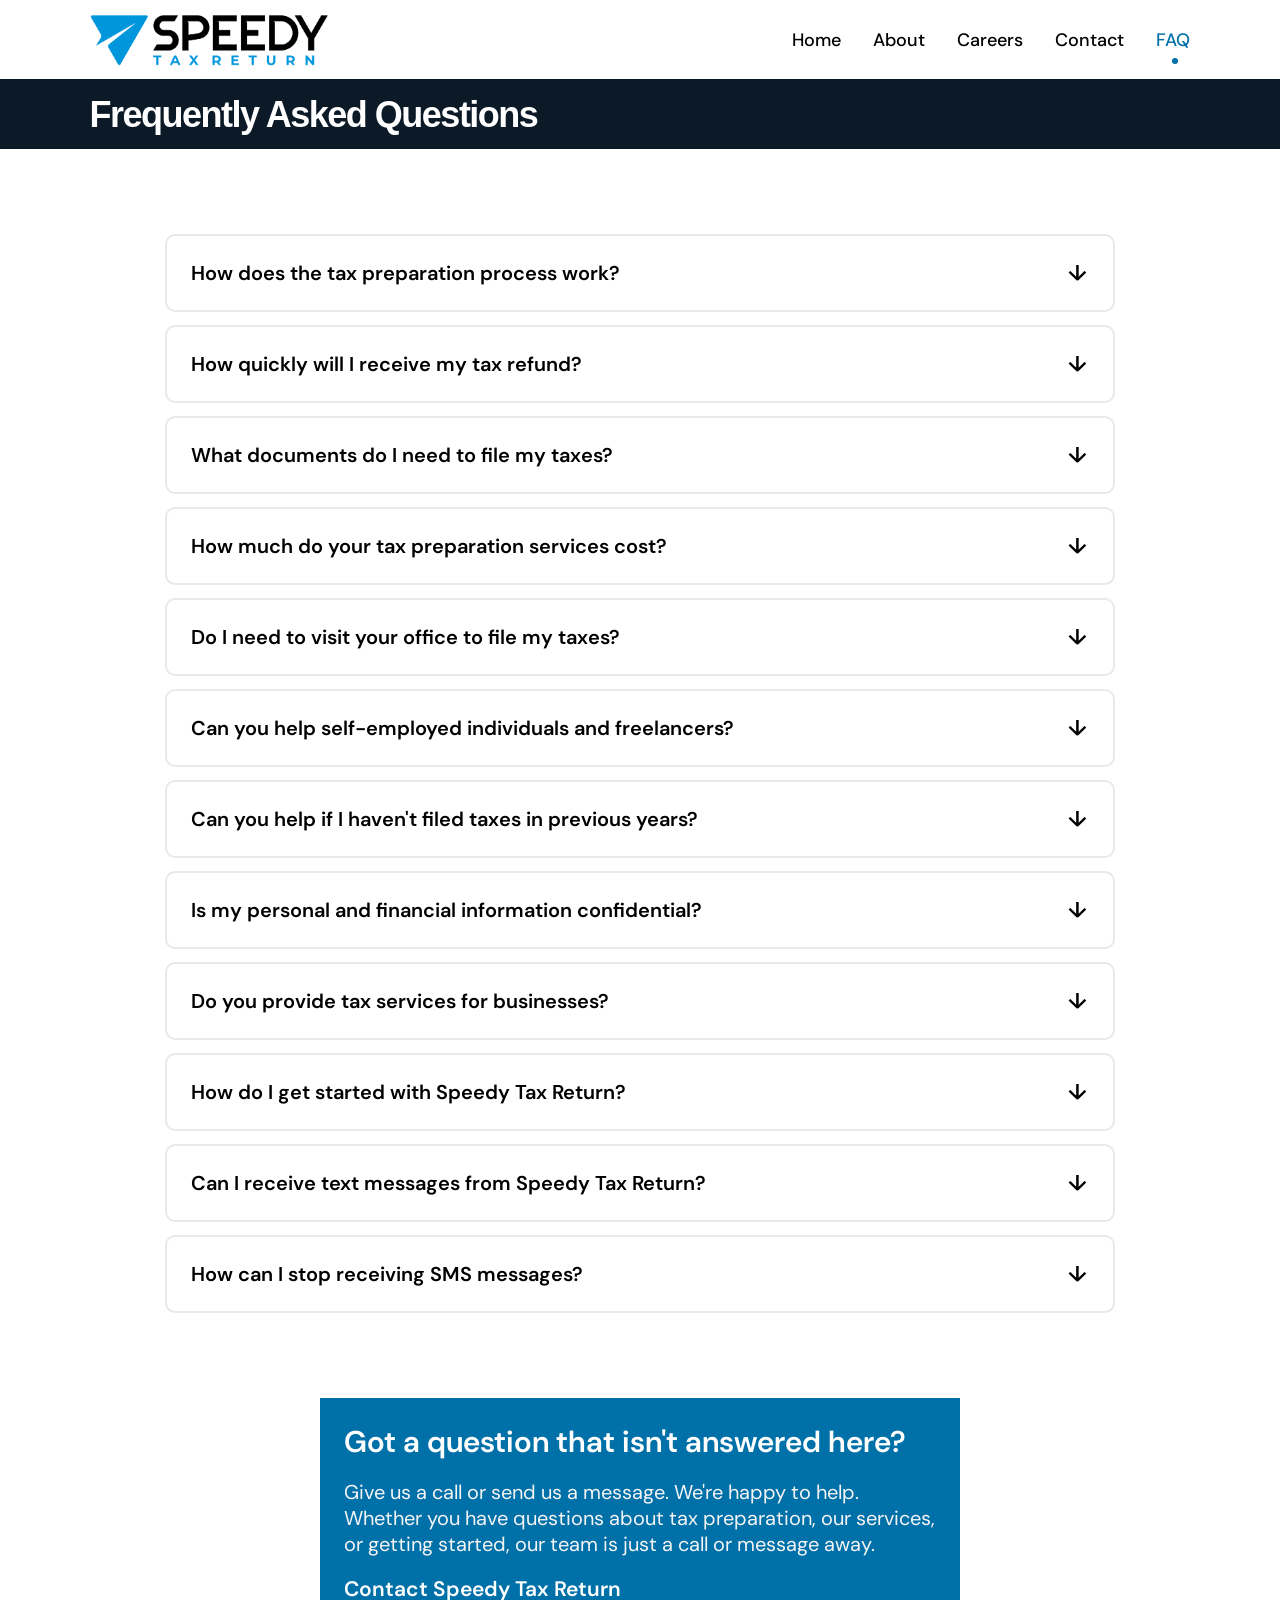
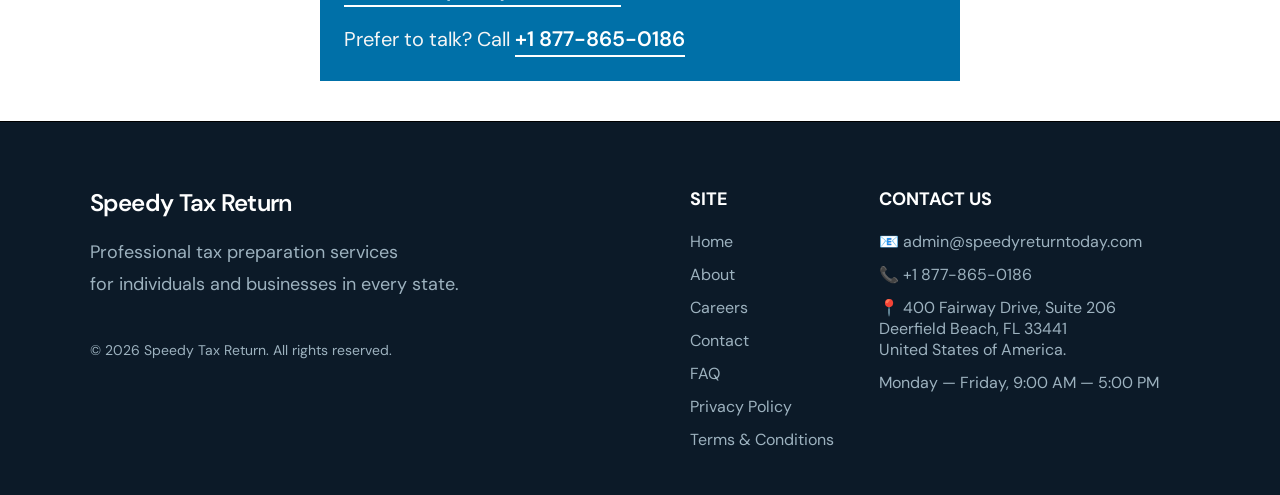
<file: faq.html>
<!DOCTYPE html>
<html lang="en">
<head>
    <meta charset="UTF-8">
    <meta name="viewport" content="width=device-width, initial-scale=1.0">

    <title>Speedy Tax Return</title>

    <link rel="preconnect" href="https://fonts.googleapis.com">
    <link rel="preconnect" href="https://fonts.gstatic.com" crossorigin>
    <link href="https://fonts.googleapis.com/css2?family=DM+Sans:wght@400;500;600;700&family=Playfair+Display:wght@400;500;600&display=swap" rel="stylesheet">

    <link rel="stylesheet" href="css/style.css">
</head>

<body>

<!-- HEADER -->
<header class="header">
    <!-- <a href="index.html" class="brand">Speedy Tax Return</a> -->
    <img src="logo.png" class="logo">
    <nav class="navigation">
        <a href="index.html">Home</a>
        <a href="about.html">About</a>
        <a href="careers.html">Careers</a>
        <a href="contact.html">Contact</a>
        <a href="faq.html" class="active">FAQ</a>
    </nav>
</header>

<main>
    <section class="hero" id="page-heading">
        <h1>
            Frequently Asked Questions
        </h1>
    </section>
</main>


<!-- FAQs -->
<main>
    <section class="faq-section">
        <div class="faq-container">

            <div class="faq-list">

                <details class="faq-item">
                    <summary>
                        <span>How does the tax preparation process work?</span>
                        <span class="faq-arrow">↑</span>
                    </summary>
                    <div class="faq-answer">
                        Our process is simple and straightforward. First, contact our team and tell us about your tax situation. Next, we'll let you know which documents are needed. Once we receive your information, we prepare your tax return, review it with you, and file it after your approval.
                    </div>
                </details>

                <details class="faq-item">
                    <summary>
                        <span>How quickly will I receive my tax refund?</span>
                        <span class="faq-arrow">↑</span>
                    </summary>
                    <div class="faq-answer">
                        Refund processing times depend on the IRS and your individual tax situation. The IRS generally issues most refunds within 21 days for electronically filed returns with direct deposit. Some returns may take longer due to additional reviews or other factors. We cannot guarantee a specific refund amount or date.
                    </div>
                </details>

                <details class="faq-item">
                    <summary>
                        <span>What documents do I need to file my taxes?</span>
                        <span class="faq-arrow">↑</span>
                    </summary>
                    <div class="faq-answer">
                        The documents you need depend on your financial situation. Common documents include a government-issued photo ID, Social Security information, W-2 forms, 1099 forms, and records of eligible deductions or credits. Our team will provide a more specific document checklist based on your circumstances.
                    </div>
                </details>

                <details class="faq-item">
                    <summary>
                        <span>How much do your tax preparation services cost?</span>
                        <span class="faq-arrow">↑</span>
                    </summary>
                    <div class="faq-answer">
                        Our fees depend on the type of tax return and the complexity of your filing situation. We'll explain the applicable fees before beginning your tax preparation so you know what to expect.
                    </div>
                </details>

                <details class="faq-item">
                    <summary>
                        <span>Do I need to visit your office to file my taxes?</span>
                        <span class="faq-arrow">↑</span>
                    </summary>
                    <div class="faq-answer">
                        No. We offer a convenient remote tax preparation process for clients across the United States. You can communicate with our team and provide the required information without visiting our office.
                    </div>
                </details>

                <details class="faq-item">
                    <summary>
                        <span>Can you help self-employed individuals and freelancers?</span>
                        <span class="faq-arrow">↑</span>
                    </summary>
                    <div class="faq-answer">
                        Yes. We assist freelancers, independent contractors, gig workers, and other self-employed individuals with tax preparation. This may include reporting self-employment income, business expenses, and applicable deductions.
                    </div>
                </details>

                <details class="faq-item">
                    <summary>
                        <span>Can you help if I haven't filed taxes in previous years?</span>
                        <span class="faq-arrow">↑</span>
                    </summary>
                    <div class="faq-answer">
                        Yes. Contact our team to discuss your filing history and outstanding tax returns. We can review your situation and help you understand the available options for getting your tax filings up to date.
                    </div>
                </details>

                <details class="faq-item">
                    <summary>
                        <span>Is my personal and financial information confidential?</span>
                        <span class="faq-arrow">↑</span>
                    </summary>
                    <div class="faq-answer">
                        Yes. We take the privacy and confidentiality of your personal and financial information seriously. Your information is handled in accordance with our privacy practices and applicable requirements. Please review our Privacy Policy for additional details.
                    </div>
                </details>

                <details class="faq-item">
                    <summary>
                        <span>Do you provide tax services for businesses?</span>
                        <span class="faq-arrow">↑</span>
                    </summary>
                    <div class="faq-answer">
                        Yes. We offer services for businesses, including business tax preparation, bookkeeping, tax planning, payroll support, and business-related filing services. Contact us to discuss your business requirements.
                    </div>
                </details>

                <details class="faq-item">
                    <summary>
                        <span>How do I get started with Speedy Tax Return?</span>
                        <span class="faq-arrow">↑</span>
                    </summary>
                    <div class="faq-answer">
                        Getting started is easy. Contact our team by phone or through our contact form. We'll discuss your tax needs, explain the next steps, and help you understand the information required to begin.
                    </div>
                </details>

                <details class="faq-item">
                    <summary>
                        <span>Can I receive text messages from Speedy Tax Return?</span>
                        <span class="faq-arrow">↑</span>
                    </summary>
                    <div class="faq-answer">
                        Yes. If you separately provide consent, we may send text messages related to your inquiries, customer support, and services. Message frequency varies. Message and data rates may apply. Consent is not a condition of purchasing any services. See our SMS Terms for more information.
                    </div>
                </details>

                <details class="faq-item">
                    <summary>
                        <span>How can I stop receiving SMS messages?</span>
                        <span class="faq-arrow">↑</span>
                    </summary>
                    <div class="faq-answer">
                        You can opt out of SMS communications at any time by replying STOP to any message you receive from us. For assistance, reply HELP. You can also review our SMS Terms for additional information.
                    </div>
                </details>

            </div>
        </div>

    </section>
</main>



<!-- CONTACT INFO -->
<section class="info-card" id="service-info-card">
    <h2>Got a question that isn't answered here?</h2>
    <p>
         Give us a call or send us a message. We're happy to help.<br>Whether you have questions about tax preparation, our services, or getting started, our team is just a call or message away.
    </p>

    <a href="contact.html" class="text-link">Contact Speedy Tax Return</a>
    <br>
    Prefer to talk? Call <a class="text-link" href="tel:+18778650186">+1 877-865-0186</a>
</section>


<!-- FOOTER -->
<footer class="footer" id="footer">  
    <div class="footer-brand">  
        <a href="index.html" class="footer-company">
            Speedy Tax Return
        </a>

        <p>
            Professional tax preparation services<br>for individuals and businesses in every state.
        </p>

        <span class="copyright">
            © 2026 Speedy Tax Return. All rights reserved.
        </span>
    </div>

    <div class="footer-columns">
        <div class="footer-column">
            <h3>SITE</h3>
            <a href="index.html">Home</a>
            <a href="about.html">About</a>
            <a href="careers.html">Careers</a>
            <a href="contact.html">Contact</a>
            <a href="faq.html">FAQ</a>
            <a href="privacy.html">Privacy Policy</a>
            <a href="TandC.html">Terms & Conditions</a>
        </div>

        <div class="footer-column">
            <h3>CONTACT US</h3>
            <a href="mailto:admin@speedyreturntoday.com">📧 admin@speedyreturntoday.com</a>
            <a href="tel:+18778650186">📞 +1 877-865-0186</a>
            <p>📍 400 Fairway Drive, Suite 206<br>Deerfield Beach, FL 33441<br>United States of America.</p>
            <p>Monday — Friday, 9:00 AM — 5:00 PM</p>
        </div>
    </div>
</footer>


</body>
</html>
</file>
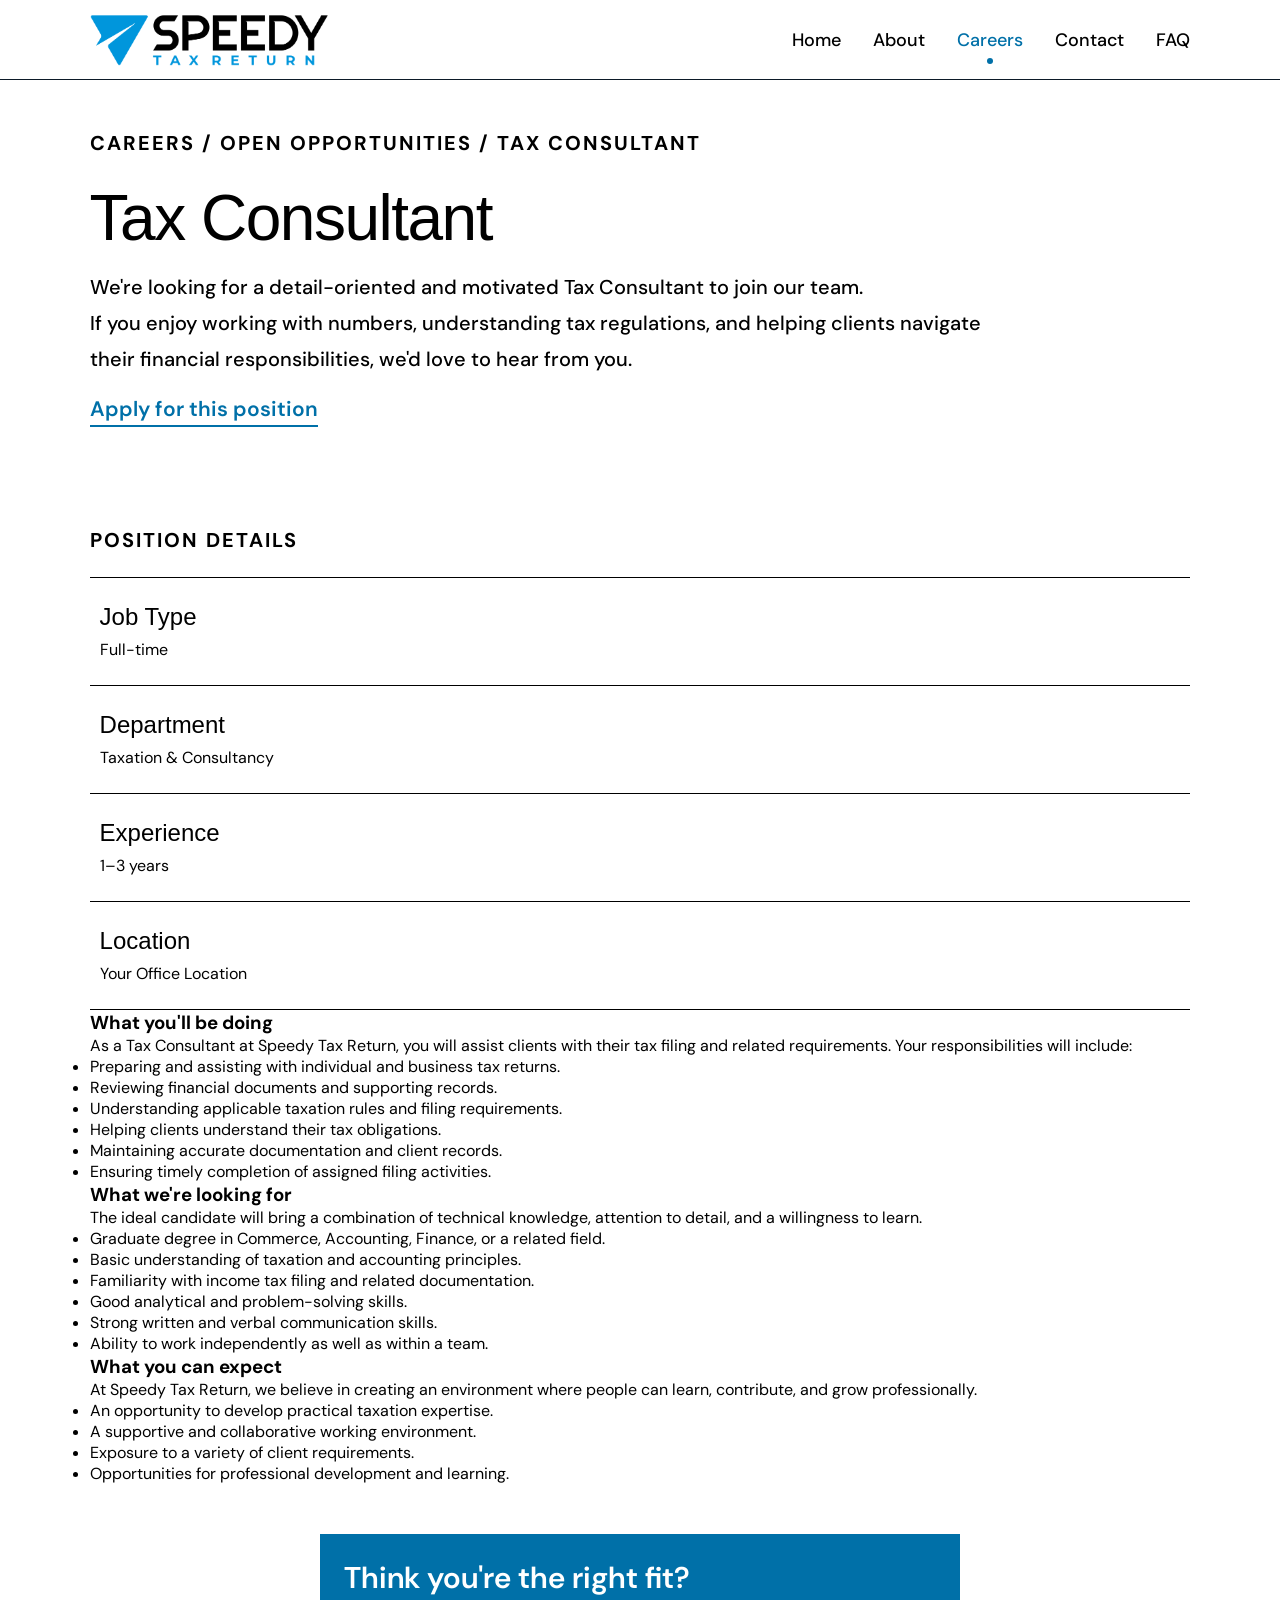
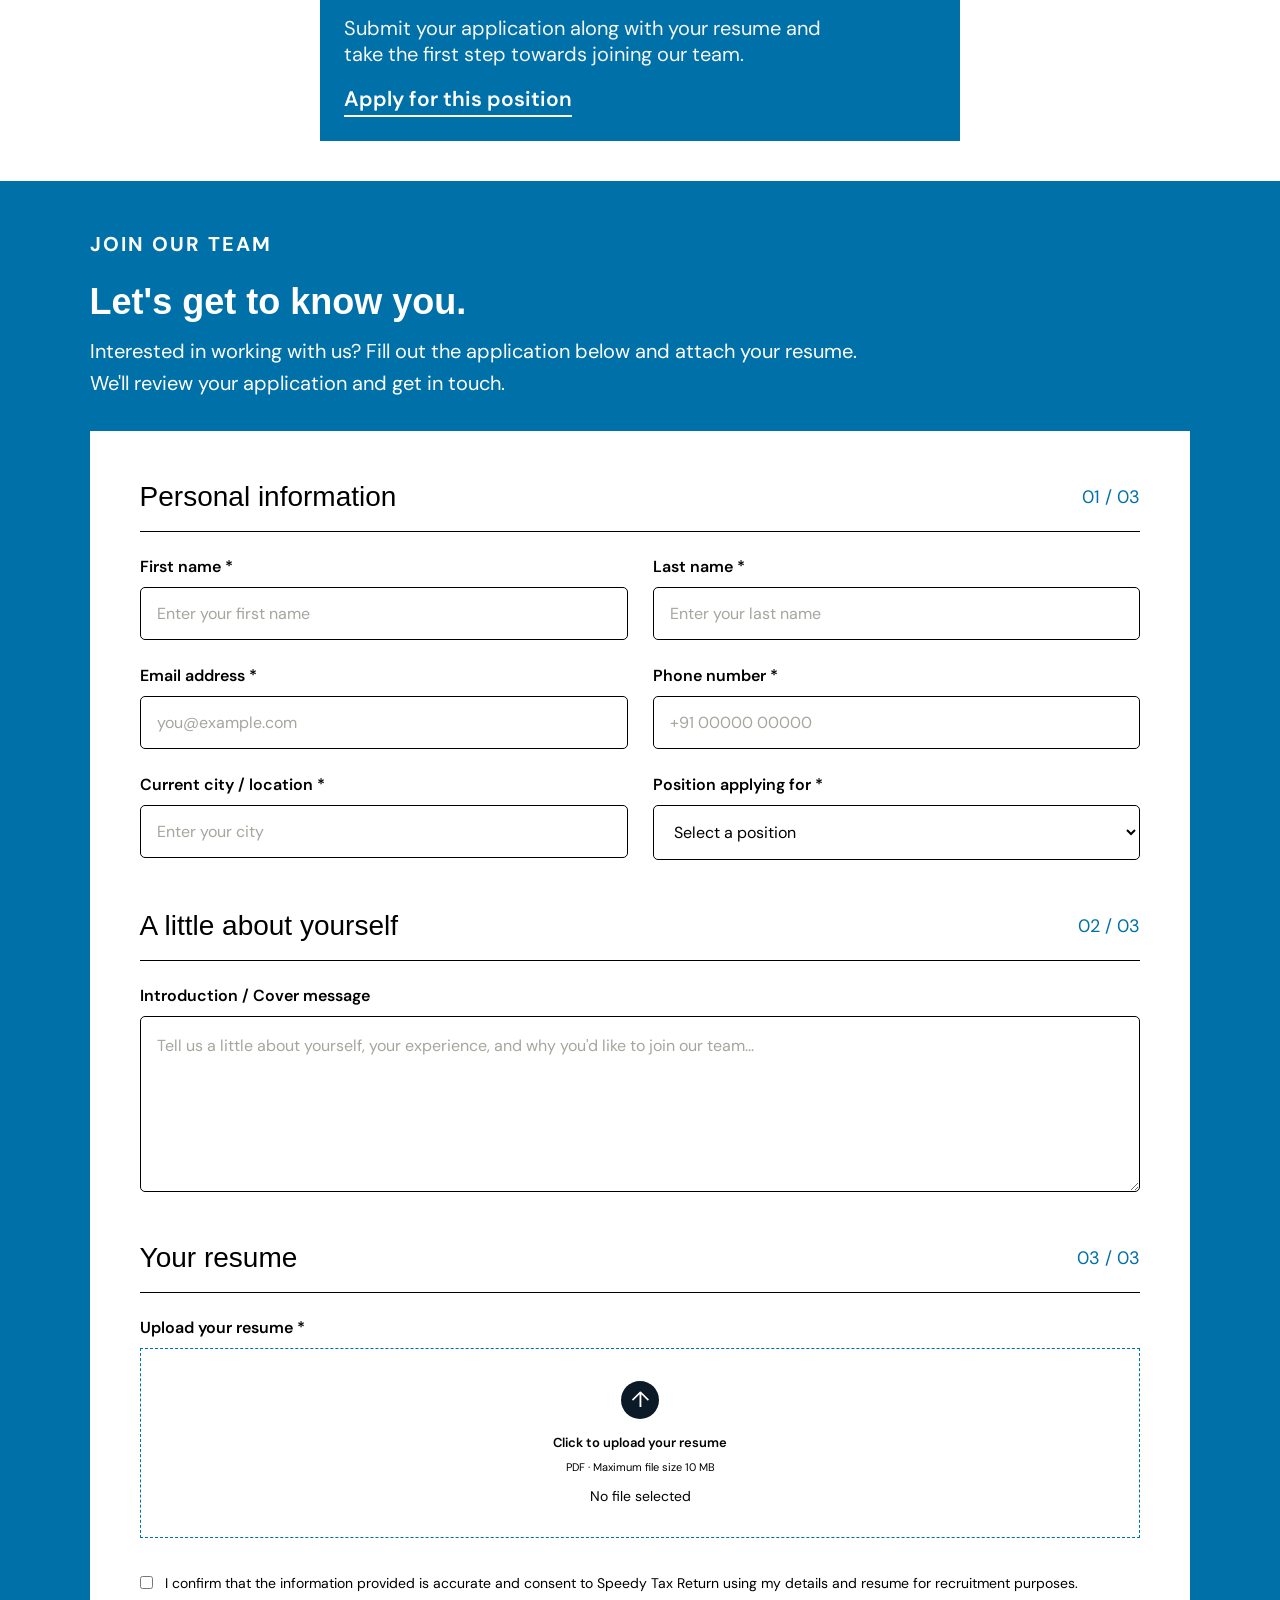
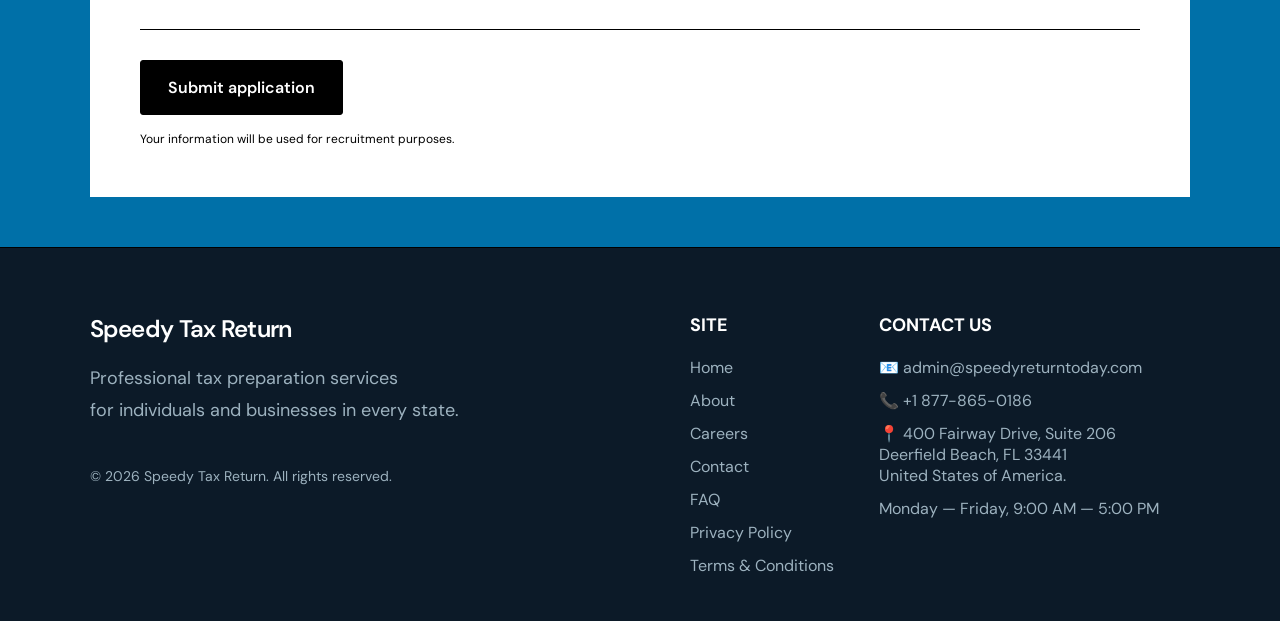
<file: tax-consultant-info.html>
<!DOCTYPE html>
<html lang="en">
<head>
    <meta charset="UTF-8">
    <meta name="viewport" content="width=device-width, initial-scale=1.0">

    <title>Speedy Tax Return</title>

    <link rel="preconnect" href="https://fonts.googleapis.com">
    <link rel="preconnect" href="https://fonts.gstatic.com" crossorigin>
    <link href="https://fonts.googleapis.com/css2?family=DM+Sans:wght@400;500;600;700&family=Playfair+Display:wght@400;500;600&display=swap" rel="stylesheet">

    <link rel="stylesheet" href="css/style.css">
</head>

<body>

<!-- HEADER -->
<header class="header">
    <!-- <a href="index.html" class="brand">Speedy Tax Return</a> -->
    <img src="logo.png" class="logo">
    <nav class="navigation">
        <a href="index.html">Home</a>
        <a href="about.html">About</a>
        <a href="careers.html" class="active">Careers</a>
        <a href="contact.html">Contact</a>
        <a href="faq.html">FAQ</a>
    </nav>
</header>


<main>
    <section class="intro-hero">
        <span class="eyebrow">CAREERS / OPEN OPPORTUNITIES / TAX CONSULTANT</span>
        <h1>
            Tax Consultant
        </h1>
        <p>
            We're looking for a detail-oriented and motivated Tax Consultant to join our team.<br>If you enjoy working with numbers, understanding tax regulations, and helping clients navigate their financial responsibilities, we'd love to hear from you.
        </p>
        <a href="#application" class="text-link" id="apply-position">Apply for this position</a>
    </section>


  <!-- JOB DESCRIPTION -->
  <section class="careers-content">
        <span class="eyebrow">POSITION DETAILS</span>
        <div class="job-list">
          <div class="job-item">
            <div>
              <h3>Job Type</h3>
              <span>Full-time</span>
            </div>
          </div>

          <div class="job-item">
            <div>
              <h3>Department</h3>
              <span>Taxation & Consultancy</span>
            </div>
          </div>

          <div class="job-item">
            <div>
              <h3>Experience</h3>
              <span>1–3 years</span>
            </div>
          </div>

          <div class="job-item">
            <div>
              <h3>Location</h3>
              <span>Your Office Location</span>
            </div>
          </div>
        </div>


        <!-- RESPONSIBILITIES -->
        <div class="general-application">
          <h3>What you'll be doing</h3>
          <p>
            As a Tax Consultant at Speedy Tax Return, you will assist
            clients with their tax filing and related requirements.
            Your responsibilities will include:
          </p>
          <ul>
            <li>Preparing and assisting with individual and business tax returns.</li>
            <li>Reviewing financial documents and supporting records.</li>
            <li>Understanding applicable taxation rules and filing requirements.</li>
            <li>Helping clients understand their tax obligations.</li>
            <li>Maintaining accurate documentation and client records.</li>
            <li>Ensuring timely completion of assigned filing activities.</li>
          </ul>
        </div>


        <!-- REQUIREMENTS -->
        <div class="general-application">
          <h3>What we're looking for</h3>
          <p>
            The ideal candidate will bring a combination of technical
            knowledge, attention to detail, and a willingness to learn.
          </p>
          <ul>
            <li>Graduate degree in Commerce, Accounting, Finance, or a related field.</li>
            <li>Basic understanding of taxation and accounting principles.</li>
            <li>Familiarity with income tax filing and related documentation.</li>
            <li>Good analytical and problem-solving skills.</li>
            <li>Strong written and verbal communication skills.</li>
            <li>Ability to work independently as well as within a team.</li>
          </ul>
        </div>


        <!-- WHAT WE OFFER -->
        <div class="general-application">
          <h3>What you can expect</h3>
          <p>
            At Speedy Tax Return, we believe in creating an environment
            where people can learn, contribute, and grow professionally.
          </p>
          <ul>
            <li>An opportunity to develop practical taxation expertise.</li>
            <li>A supportive and collaborative working environment.</li>
            <li>Exposure to a variety of client requirements.</li>
            <li>Opportunities for professional development and learning.</li>
          </ul>
        </div>
    </section>


    <!-- APPLY -->
    <section class="info-card" id="service-info-card">
        <h2>Think you're the right fit?</h2>
        <p>
            Submit your application along with your resume and<br>take the first step towards joining our team.
        </p>
        <a href="#application" class="text-link">Apply for this position</a>
    </section>
  </section>


  <!-- APPLICATION FORM -->
  <section class="application-section" id="application">
      <div class="application-heading">
          <span class="eyebrow">JOIN OUR TEAM</span>
          <h2>
              Let's get to know you.
          </h2>
          <p>
              Interested in working with us? Fill out the application below and attach your resume.<br>We'll review your application and get in touch.
          </p>
      </div>
  
      <form
          class="application-form"
          id="careerForm"
          action="https://formsubmit.co/careers@speedytaxreturn.com"
          method="POST"
          enctype="multipart/form-data"
      >

          <!-- EMAIL CONFIGURATION -->
          <input type="hidden" name="_subject" value="New Job Application - Speedy Tax Return">
          <input type="hidden" name="_template" value="table">
          <input type="hidden" name="_captcha" value="true">
        
          <!-- ANTI-SPAM HONEYPOT -->
          <input type="text" name="_honey" class="honeypot" tabindex="-1" autocomplete="off">
          
          <!-- PERSONAL INFORMATION -->
          <div class="form-section-title">
              <h3>Personal information</h3>
              <span>01 / 03</span>
          </div>

          <div class="form-grid">
              <div class="form-group">
                  <label for="firstName">First name *</label>
                  <input
                      type="text"
                      id="firstName"
                      name="First Name"
                      placeholder="Enter your first name"
                      autocomplete="given-name"
                      required
                  >
              </div>

              <div class="form-group">
                  <label for="lastName">Last name *</label>
                  <input
                      type="text"
                      id="lastName"
                      name="Last Name"
                      placeholder="Enter your last name"
                      autocomplete="family-name"
                      required
                  >
              </div>

              <div class="form-group">
                  <label for="email">Email address *</label>
                  <input
                      type="email"
                      id="email"
                      name="email"
                      placeholder="you@example.com"
                      autocomplete="email"
                      required
                  >
              </div>

              <div class="form-group">
                  <label for="phone">Phone number *</label>
                  <input
                      type="tel"
                      id="phone"
                      name="Phone Number"
                      placeholder="+91 00000 00000"
                      autocomplete="tel"
                      required
                  >
              </div>

              <div class="form-group">
                  <label for="location">Current city / location *</label>
                  <input
                      type="text"
                      id="location"
                      name="Current Location"
                      placeholder="Enter your city"
                      autocomplete="address-level2"
                      required
                  >
              </div>

              <div class="form-group">
                  <label for="position">Position applying for *</label>
                  <select id="position" name="Position Applying For" required>
                      <option value="" disabled selected>
                          Select a position
                      </option>
                      <option value="Tax Consultant">
                          Tax Consultant
                      </option>
                  </select>
              </div>
          </div>

          <!-- COVER MESSAGE -->
          <div class="form-section-title">
              <h3>A little about yourself</h3>
              <span>02 / 03</span>
          </div>

          <div class="form-group full-width">
              <label for="message">
                  Introduction / Cover message
              </label>

              <textarea
                  id="message"
                  name="Introduction"
                  rows="5"
                  placeholder="Tell us a little about yourself, your experience, and why you'd like to join our team..."
              ></textarea>
          </div>

          <!-- RESUME UPLOAD -->
          <div class="form-section-title">
              <h3>Your resume</h3>
              <span>03 / 03</span>
          </div>

          <div class="form-group full-width">
              <label for="resume">Upload your resume *</label>
              <div class="upload-area" id="uploadArea">

                  <input
                      type="file"
                      id="resume"
                      name="attachment"
                      accept=".pdf,application/pdf"
                      required
                  >

                  <div class="upload-content">
                      <div class="upload-icon">↑</div>
                          <p class="upload-title">
                              Click to upload your resume
                          </p>
                          <p class="upload-description">
                              PDF · Maximum file size 10 MB
                          </p>
                          <span id="fileName" class="file-name">No file selected</span>
                      </div>
                  </div>
              </div>

              <!-- PRIVACY CONSENT -->
              <div class="consent-group">

                  <input
                  type="checkbox"
                  id="consent"
                  name="Privacy Consent"
                  value="Agreed"
                  required
                  >
                  <label for="consent">
                      I confirm that the information provided is accurate and consent to Speedy Tax Return using my details and resume for recruitment purposes.
                  </label>
              </div>

              <!-- SUBMIT -->
              <div class="form-submit">
                  <button type="submit" id="submitButton">
                      Submit application
                  </button>
                  <p>
                      Your information will be used for recruitment purposes.
                  </p>
              </div>
      </form>
  </section>


<!-- FOOTER -->
<footer class="footer" id="footer">  
    <div class="footer-brand">  
        <a href="index.html" class="footer-company">
            Speedy Tax Return
        </a>

        <p>
            Professional tax preparation services<br>for individuals and businesses in every state.
        </p>

        <span class="copyright">
            © 2026 Speedy Tax Return. All rights reserved.
        </span>
    </div>

    <div class="footer-columns">
        <div class="footer-column">
            <h3>SITE</h3>
            <a href="index.html">Home</a>
            <a href="about.html">About</a>
            <a href="careers.html">Careers</a>
            <a href="contact.html">Contact</a>
            <a href="faq.html">FAQ</a>
            <a href="privacy.html">Privacy Policy</a>
            <a href="TandC.html">Terms & Conditions</a>
        </div>

        <div class="footer-column">
            <h3>CONTACT US</h3>
            <a href="mailto:admin@speedyreturntoday.com">📧 admin@speedyreturntoday.com</a>
            <a href="tel:+18778650186">📞 +1 877-865-0186</a>
            <p>📍 400 Fairway Drive, Suite 206<br>Deerfield Beach, FL 33441<br>United States of America.</p>
            <p>Monday — Friday, 9:00 AM — 5:00 PM</p>
        </div>
    </div>
</footer>


</body>
</html>
</file>
<file: css/style.css>
/* =================================
   SPEEDY TAX RETURN GLOBAL DESIGN
================================= */

:root {
  --background: #FFF;
  --text-heading: #000;
  --text-subheading: #FFF;
  --accent: #0070A8;
  --surface-muted: #F5F5F5;

  --footer-heading: #FFF;
  --footer-bg: #0C1A28;
  --footer-muted: #9DB2BF;

  /*--heading: 'Playfair Display', serif;*/
  --heading: sans-serif;
  --body: 'DM Sans', sans-serif;
  --container: 1200px;
}

* {
  margin: 0;
  padding: 0;
  box-sizing: border-box;
}

html {
  scroll-behavior: smooth;
  scroll-padding-top: 24px;
}

body {
  width: 100%;
  min-width: 320px;
  overflow-x: hidden;
  background: var(--background);
  color: var(--text-heading);
  font-family: var(--body);
  -webkit-font-smoothing: antialiased;
}

a {
  color: inherit;
  text-decoration: none;
}

p {
  overflow-wrap: break-word;
}

/* =================================
   HEADER
================================= */

.header {
  width: 100%;
  min-height: 80px;
  padding: 0 7%;
  margin: auto;

  display: flex;
  position: sticky;
  align-items: center;
  justify-content: space-between;

  border-bottom: 1px solid var(--footer-bg);
  
  top: 0;
  left: 0;
  z-index: 9999;
  background: var(--background);
}

.logo {
    width: auto;
    height: 52px;
}

.brand {
  color: var(--text-heading);
  font-size: 32px;
  font-weight: 600;
  letter-spacing: -0.7px;
  white-space: nowrap;
}

.navigation {
  display: flex;
  align-items: center;
  gap: 32px;
}

.navigation a {
  color: var(--text-heading);
  font-size: 18px;
  font-weight: 500;
  transition: color 0.3s ease;
  position: relative;
}

.navigation a:hover,
.navigation a.active {
  color: var(--accent);
}

.navigation a.active::after {
  content: '';
  position: absolute;
  width: 6px;
  height: 6px;
  border-radius: 50%;
  background: var(--accent);
  bottom: -12px;
  left: 45%;
}

/* =================================
   COMMON TYPOGRAPHY
================================= */

.eyebrow {
  display: block;
  color: var(--text-heading);
  font-size: 20px;
  font-weight: 700;
  letter-spacing: 2px;
  margin-bottom: 24px;
}

h1, h2 {
  font-family: var(--heading);
}

.text-link {
  display: inline-flex;
  align-items: center;
  gap: 8px;
  color: var(--text-subheading);
  font-size: 21px;
  font-weight: 600;
  margin-top: 18px;
  padding-bottom: 2px;
  border-bottom: 2px solid var(--text-subheading);
  transition: gap 0.3s ease;
  white-space: nowrap;
}

.text-link:hover {
  gap: 12px;
}

/* =================================
   HOMEPAGE HEADING HERO
================================= */

.hero {
  width: 100%;
  min-height: 580px;
  padding: 4rem 7%;
  display: flex;
  align-items: center;
  position: relative;
  overflow: hidden;
  background: var(--footer-bg);
}

.hero-content {
  width: 100%;
  max-width: var(--container);
  position: relative;
  z-index: 2;
}

.hero h1 {
  color: white;
  font-size: 72px;
  font-weight: 600;
  line-height: 1.2;
  letter-spacing: -1.5px;
}

.hero-content > p {
  max-width: 1000px;
  margin-top: 12px;

  color: var(--footer-muted);
  font-size: 20px;
  line-height: 1.8;
}


/* =================================
   PAGE HEADING
================================= */

#page-heading h1 {
    font-size: 36px;
}

#page-heading {
    min-height: 0;
    padding: 0.8rem 7%;
}

/* =================================
   HOMEPAGE INTRO HERO
================================= */

.intro-hero {
  width: 100%;
  padding: 50px 7%;
}

.intro-hero > p {
  max-width: 900px;
  margin-top: 12px;
  font-weight: 500;
  font-size: 20px;
  line-height: 1.8;
  color: var(--text-heading);
}

.intro-hero h1 {
  font-size: 64px;
  font-weight: 500;
  line-height: 1.2;
  letter-spacing: -1.5px;
}

.intro-services-section {
    width: 100%;
    max-width: var(--container);
    margin-top: 32px;
}

.intro-hero .services-heading {
    max-width: 100%;
    margin: 0;
}

.intro-hero .services-grid {
    max-width: 100%;
    grid-template-columns: repeat(3, minmax(0, 1fr));
}

#services {
    grid-template-columns: repeat(2, minmax(0, 1fr));
}

/* =================================
   INFO CARD
================================= */

.info-card {
    max-width: 50%;
    font-size: 20px;
    margin-top: 40px;
    padding: 24px;
    background: var(--accent);
    color: var(--surface-muted);
}

.info-card h2 {
    font-family: var(--body);
    font-weight: 600;
    color: var(--text-subheading);
}

.info-card p {
    font-size: 20px;
    margin-top: 18px;
    color: var(--surface-muted);

}

/* =================================
   SERVICES
================================= */

.services-grid {
  max-width: var(--container);
  display: grid;
  gap: 10px;
}

.service-card {
  padding: 32px;
  background: var(--accent);
}

.service-number {
  color: var(--surface-muted);
  font-size: 32px;
  letter-spacing: 2px;
}

.service-card h3 {
  color: var(--text-subheading);
  font-family: var(--heading);
  font-weight: 600;
  font-size: 30px;
}

.service-card p {
  color: var(--surface-muted);
  font-size: 20px;
  line-height: 1.5;
  margin-top: 24px;
  margin-bottom: 10px;
}

.service-card li {
  font-size: 18px;
  line-height: 1.8;
  color: var(--surface-muted);
  list-style-position: inside;
}

.service-card li::marker {
  content: "✓ ";
}

/* =================================
   SERVICES DISCLAIMER NOTE
================================= */

.service-disclaimer {
    max-width: 100%;
    margin-top: 32px;
    font-size: 15px;
    font-weight: 500;
    color: var(--text-heading);
}

/* =================================
   SERVICES INFO CARD
================================= */

#service-info-card {
    margin: auto;
    margin-bottom: 40px;
}

/* =================================
   CAREERS
================================= */

.careers-content {
  margin: auto;
  width: 100%;
  padding: 50px 7%;
}

.job-list {
  width: 100%;
  border-top: 1px solid var(--text-heading);
}

.job-item {
  min-height: 80px;
  padding: 25px 10px;
  display: flex;
  justify-content: space-between;
  align-items: center;
  gap: 20px;
  border-bottom: 1px solid var(--text-heading);
  transition: padding 0.3s ease;
}

.job-item h3 {
  color: var(--text-heading);
  font-family: var(--heading);
  font-size: 24px;
  font-weight: 400;
  margin-bottom: 8px;
}

.job-item span {
  font-size: 16px;
  color: var(--text-heading);
}

.job-item a {
  color: var(--text-heading);
  font-size: 18px;
  font-weight: 600;
  padding-bottom: 2px;
  white-space: nowrap;
  border-bottom: 2px solid var(--accent);
}

.job-item a:hover{
    color: var(--accent);
}

#general-application-info-card {
    max-width: 100%;
}

/* =================================
   CAREER APPLICATION SECTION
================================= */

.application-section {
  width: 100%;
  padding: 50px 7%;
  background: var(--accent);
}

.application-heading .eyebrow{
  color: var(--text-subheading);  
}

.application-heading h2 {
  font-size: 36px;
  color: var(--text-subheading);
}

.application-heading > p {
  max-width: 900px;
  margin-top: 12px;
  color: var(--text-subheading);
  font-size: 20px;
  line-height: 1.6;
  margin-bottom: 32px;
}


/* =================================
   APPLICATION FORM
================================= */

.application-form {
  max-width: 100%;
  padding: 50px;
  background: var(--background);
}

.form-section-title {
  display: flex;
  align-items: center;
  justify-content: space-between;
  padding-bottom: 18px;
  margin-bottom: 24px;
  border-bottom: 1px solid var(--text-heading);
}

.form-section-title:not(:first-of-type) {
  margin-top: 50px;
}

.form-section-title h3 {
  color: var(--text-heading);
  font-family: var(--heading);
  font-size: 28px;
  font-weight: 500;
}

.form-section-title span {
  color: var(--accent);
  font-size: 18px;
}

/* =================================
   APPLICATION FORM GRID
================================= */

.form-grid {
  display: grid;
  grid-template-columns: repeat(2, minmax(0, 1fr));
  gap: 25px 25px;
}

.form-group {
  display: flex;
  flex-direction: column;
  min-width: 0;
  gap: 10px;
}

.form-group label {
  color: var(--text-heading);
  font-size: 16px;
  font-weight: 600;
}

.form-group input,
.form-group select,
.form-group textarea {
  width: 100%;
  min-width: 0;
  padding: 15px 16px;

  background: #FFF;
  border: 1px solid var(--text-heading);
  border-radius: 5px;

  color: var(--text-heading);
  font-family: var(--body);
  font-size: 16px;

  outline: none;
}

.form-group input::placeholder,
.form-group textarea::placeholder {
  color: #A4A79D;
}

.form-group textarea {
  resize: vertical;
  min-height: 135px;
  line-height: 1.8;
}

.form-group select {
  cursor: pointer;
}

.form-group input[type="file"] {
  display: none;
}

/* =================================
   RESUME UPLOAD
================================= */

.upload-area {
  width: 100%;
  min-height: 190px;
  border: 1px dashed var(--accent);
  display: flex;
  justify-content: center;
  align-items: center;
  text-align: center;
  cursor: pointer;
  transition: background 0.3s ease, border-color 0.3s ease;
}

.upload-area:hover,
.upload-area.dragging {
  background: var(--surface-muted);
  border-color: var(--text-heading);
}

.upload-icon {
  width: 38px;
  height: 38px;
  margin: 0 auto 15px;

  display: flex;
  align-items: center;
  justify-content: center;

  border-radius: 50%;
  background: var(--footer-bg);

  color: white;
  font-size: 22px;
}

.upload-title {
  color: var(--text-heading);
  font-size: 13px;
  font-weight: 600;
}

.upload-description {
  margin-top: 9px;
  color: var(--text-heading);
  font-size: 11px;
}

.file-name {
  display: block;
  margin-top: 13px;
  color: var(--text-heading);
  font-size: 14px;
  overflow-wrap: anywhere;
}

/* =================================
   PRIVACY
================================= */

.consent-group {
  display: flex;
  align-items: flex-start;
  gap: 12px;
  margin-top: 35px;
}

.consent-group input {
  margin-top: 3px;
  accent-color: var(--text-heading);
  flex-shrink: 0;
  cursor: pointer;
}

.consent-group label {
  color: var(--text-heading);
  font-size: 14px;
  line-height: 1.5;
  cursor: pointer;
}

/* =================================
   SUBMIT BUTTON
================================= */


.form-submit {
  margin-top: 35px;
  padding-top: 30px;
  border-top: 1px solid var(--text-heading);
}

.form-submit button {
  display: inline-flex;
  align-items: center;
  justify-content: center;
  gap: 18px;

  padding: 16px 27px;

  background: var(--text-heading);
  border: 1px solid var(--text-heading);
  border-radius: 3px;

  color: #FFFFFF;
  font-family: var(--body);
  font-size: 16px;
  font-weight: 600;

  cursor: pointer;
}

.form-submit button:disabled {
  opacity: 0.6;
  cursor: not-allowed;
}

.form-submit > p {
  margin-top: 16px;
  color: var(--text-heading);
  font-size: 12px;
}

/* HONEYPOT */
.honeypot {
  position: absolute !important;
  left: -9999px !important;
}


/* =================================
   TAX CONSULTANT
================================= */

#apply-position{
    color: var(--accent);
    border-bottom: 2px solid var(--accent);
}

.general-application {
}

/* =================================
   FOOTER
================================= */

.footer {
  width: 100%;
  padding: 65px 7% 45px;

  border-top: 1px solid var(--text-heading);
  background: var(--footer-bg);

  display: grid;
  grid-template-columns: 1fr 1.2fr;
  gap: 60px;
}

.footer-brand {
  display: flex;
  flex-direction: column;
  align-items: flex-start;
}

.footer-company {
  color: var(--footer-heading);
  font-size: 24px;
  font-weight: 600;
  letter-spacing: -0.7px;
}

.footer-brand > p {
  color: var(--footer-muted);
  font-size: 18px;
  line-height: 1.8;
  margin-top: 18px;
}

.copyright {
  color: var(--footer-muted);
  font-size: 14px;
  padding-top: 40px;
}

.footer-columns {
  display: grid;
  gap: 16px;
  min-width: 0;
  justify-self: end;
  width: 100%;
  max-width: 500px;

  grid-template-columns: 1fr 1.8fr;
  justify-items: start;
}

.footer-column {
  min-width: 0;
  display: flex;
  flex-direction: column;
  align-items: flex-start;
  text-align: left;
  gap: 12px;
}

.footer-column h3 {
  color: var(--footer-heading);
  font-size: 18px;
  margin-bottom: 8px;
}

.footer-column a,
.footer-column p {
  color: var(--footer-muted);
  font-size: 16px;
  overflow-wrap: anywhere;
}

.footer-column a:hover {
  color: var(--footer-heading);
}


/* =================================
   FAQ
================================= */

.faq-section {
    width: 100%;
    padding: 85px 20px;
    background: #ffffff;
}

.faq-container {
    max-width: 950px;
    margin: 0 auto;
}

/* FAQ LIST */

.faq-list {
    display: flex;
    flex-direction: column;
    gap: 13px;
}

/* FAQ ITEM */

.faq-item {
    border: 2px solid #e8e9ec;
    border-radius: 10px;
    overflow: hidden;
    transition: border-color 0.3s ease,
                box-shadow 0.3s ease;
}

.faq-item:hover {
    border-color: var(--accent);
}

/* QUESTION */

.faq-item summary {
    list-style: none;
    cursor: pointer;
    display: flex;
    align-items: center;
    justify-content: space-between;
    gap: 18px;
    padding: 24px 24px;
    color: var(--text-heading);
    font-size: 20px;
    font-weight: 600;
}

.faq-item summary::-webkit-details-marker {
    display: none;
}

/* ARROW */

.faq-arrow{
  width: 24px;
  height: 24px;
  display: flex;
  flex-shrink: 0;
  align-items: center;
  justify-content: center;
  border-radius: 50%;
  color: black;
  font-size: 22px;
  transition: transform 0.3s ease,
                background 0.3s ease;
  transform: rotate(180deg);
}

.faq-item[open] .faq-arrow {
    transform: rotate(360deg);
}

/* ANSWER */

.faq-answer {
    padding: 0 25px 23px;
    color: var(--text-heading);
    font-size: 16px;
    font-weight: 400;
    line-height: 1.8;
}
</file>
